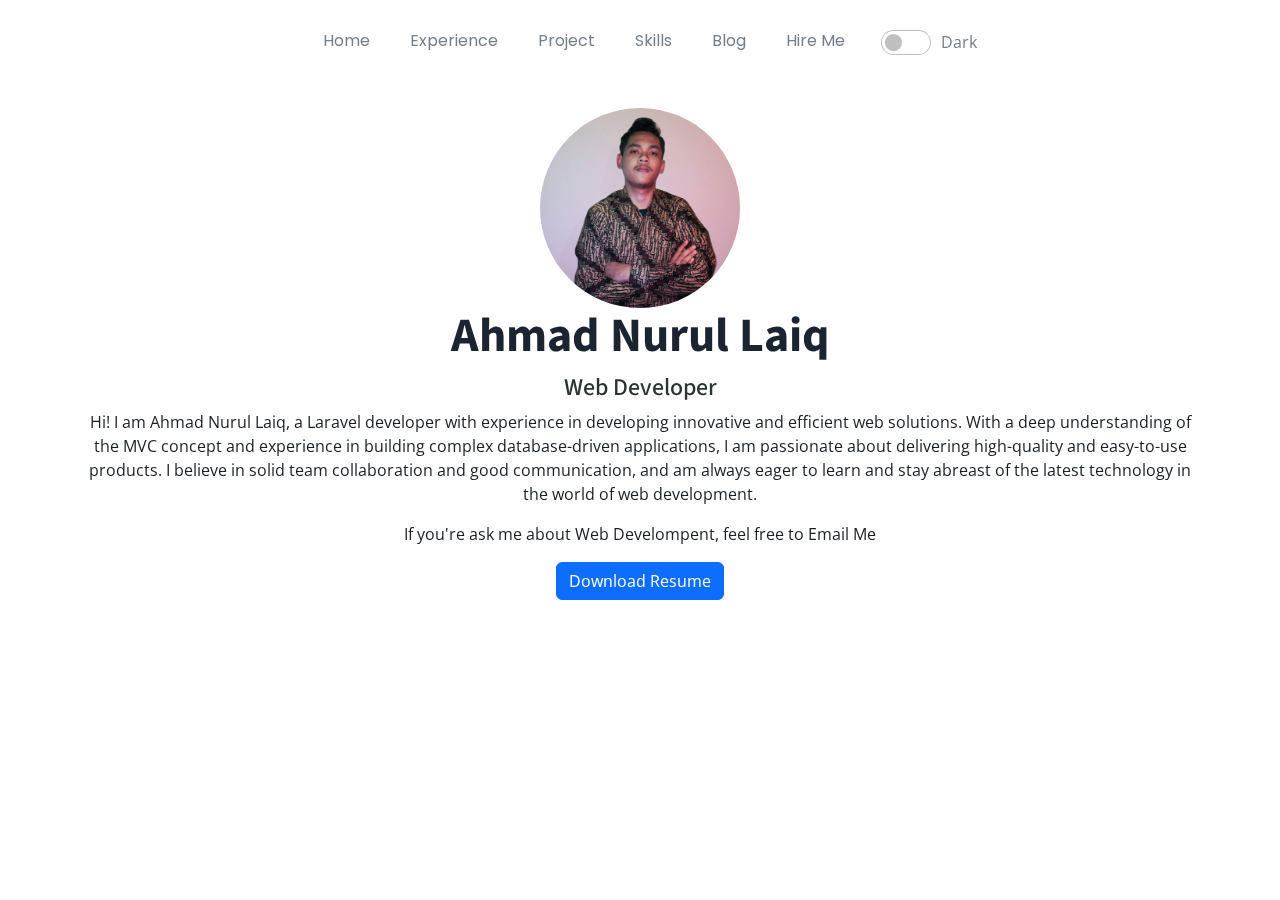
<file: index.html>
<!DOCTYPE html>
<html lang="en">

<head>
  <meta charset="utf-8" />
  <meta content="width=device-width, initial-scale=1.0" name="viewport" />

  <title>Ahmad Nurul Laiq</title>
  <meta content="" name="description" />
  <meta content="" name="keywords" />

  <!-- Favicons -->
  <!-- <link href="assets/img/favicon.png" rel="icon">
  <link href="assets/img/apple-touch-icon.png" rel="apple-touch-icon"> -->

  <!-- Google Fonts -->
  <link rel="preconnect" href="https://fonts.googleapis.com" />
  <link rel="preconnect" href="https://fonts.gstatic.com" crossorigin />
  <link
    href="https://fonts.googleapis.com/css2?family=Open+Sans:ital,wght@0,300;0,400;0,500;0,600;0,700;1,300;1,400;1,500;1,600;1,700&family=Poppins:ital,wght@0,300;0,400;0,500;0,600;0,700;1,300;1,400;1,500;1,600;1,700&family=Source+Sans+Pro:ital,wght@0,300;0,400;0,600;0,700;1,300;1,400;1,600;1,700&display=swap"
    rel="stylesheet" />

  <!-- Vendor CSS Files -->
  <link href="assets/vendor/bootstrap/css/bootstrap.min.css" rel="stylesheet" />
  <link href="assets/vendor/bootstrap-icons/bootstrap-icons.css" rel="stylesheet" />
  <link href="assets/vendor/aos/aos.css" rel="stylesheet" />
  <link href="assets/vendor/glightbox/css/glightbox.min.css" rel="stylesheet" />
  <link href="assets/vendor/swiper/swiper-bundle.min.css" rel="stylesheet" />

  <!-- Variables CSS Files. Uncomment your preferred color scheme -->
  <link href="assets/css/variables.css" rel="stylesheet" />
  <link href="assets/css/main.css" rel="stylesheet" />
</head>

<body>
  <!-- ======= Header ======= -->
  <header id="header" class="header fixed-top" data-scrollto-offset="0">
    <div class="container-fluid d-flex align-items-center justify-content-center">
      <nav id="navbar" class="navbar">
        <ul>
          <li><a class="nav-link scrollto" href="/">Home</a></li>
          <li>
            <a class="nav-link scrollto" href="/experience.html">Experience</a>
          </li>
          <li>
            <a class="nav-link scrollto" href="/projects.html">Project</a>
          </li>
          <li><a class="nav-link scrollto" href="/skills.html">Skills</a></li>
          <li><a class="nav-link scrollto" href="#">Blog</a></li>
          <li>
            <a class="nav-link scrollto" href="/contact.html">Hire Me</a>
          </li>
          <li>
            <div class="form-check form-switch nav-link scrollto">
              <input type="checkbox" class="form-check-input" id="checkbox" onclick="setDarkMode()" />
              <label class="custom-control-label mt-1" for="checkbox">Dark</label>
            </div>
          </li>
        </ul>
        <i class="bi bi-list mobile-nav-toggle d-none"></i>
      </nav>
      <!-- .navbar -->
    </div>
  </header>
  <!-- End Header -->

  <section id="hero-animated" class="d-flex align-items-center mt-5">
    <div class="container d-flex flex-column justify-content-center align-items-center text-center position-relative"
      data-aos="zoom-out">
      <img src="assets/img/laiq.jpg" class="animated" style="
            border-radius: 50%;
            animation: up-down 2s ease-in-out infinite alternate-reverse both;
          " height="200px" />
      <h1>Ahmad Nurul Laiq</h1>
      <h4>Web Developer</h4>
      <p>
        Hi! I am Ahmad Nurul Laiq, a Laravel developer with experience in
        developing innovative and efficient web solutions. With a deep
        understanding of the MVC concept and experience in building complex
        database-driven applications, I am passionate about delivering
        high-quality and easy-to-use products. I believe in solid team
        collaboration and good communication, and am always eager to learn and
        stay abreast of the latest technology in the world of web development.
      </p>
      <p>If you're ask me about Web Develompent, feel free to Email Me</p>
      <div class="d-flex">
        <a href="https://drive.google.com/file/d/1vxSs9rOfsVm9oRM3YtR9oOOiucc2W-od/view?usp=sharing"
          class="btn btn-primary">Download Resume</a>
      </div>
    </div>
  </section>

  <div id="preloader"></div>

  <!-- Vendor JS Files -->
  <script src="assets/vendor/bootstrap/js/bootstrap.bundle.min.js"></script>
  <script src="assets/vendor/aos/aos.js"></script>
  <script src="assets/vendor/glightbox/js/glightbox.min.js"></script>
  <script src="assets/vendor/isotope-layout/isotope.pkgd.min.js"></script>
  <script src="assets/vendor/swiper/swiper-bundle.min.js"></script>
  <script src="assets/vendor/php-email-form/validate.js"></script>

  <!-- Template Main JS File -->
  <script src="assets/js/main.js"></script>

  <script>
    //save to localstorage
    if (localStorage.getItem("theme") == "dark") {
      setDarkMode();

      if (document.getElementById("checkbox").checked) {
        localStorage.setItem("checkbox", true);
      }
    }

    function setDarkMode() {
      let isDark = document.body.classList.toggle("darkmode");

      if (isDark) {
        setDarkMode.checked = true;
        localStorage.setItem("theme", "dark");
        document
          .getElementById("checkbox")
          .setAttribute("checked", "checked");
      } else {
        setDarkMode.checked = true;
        localStorage.removeItem("theme", "dark");
      }
    }
  </script>
</body>

</html>
</file>
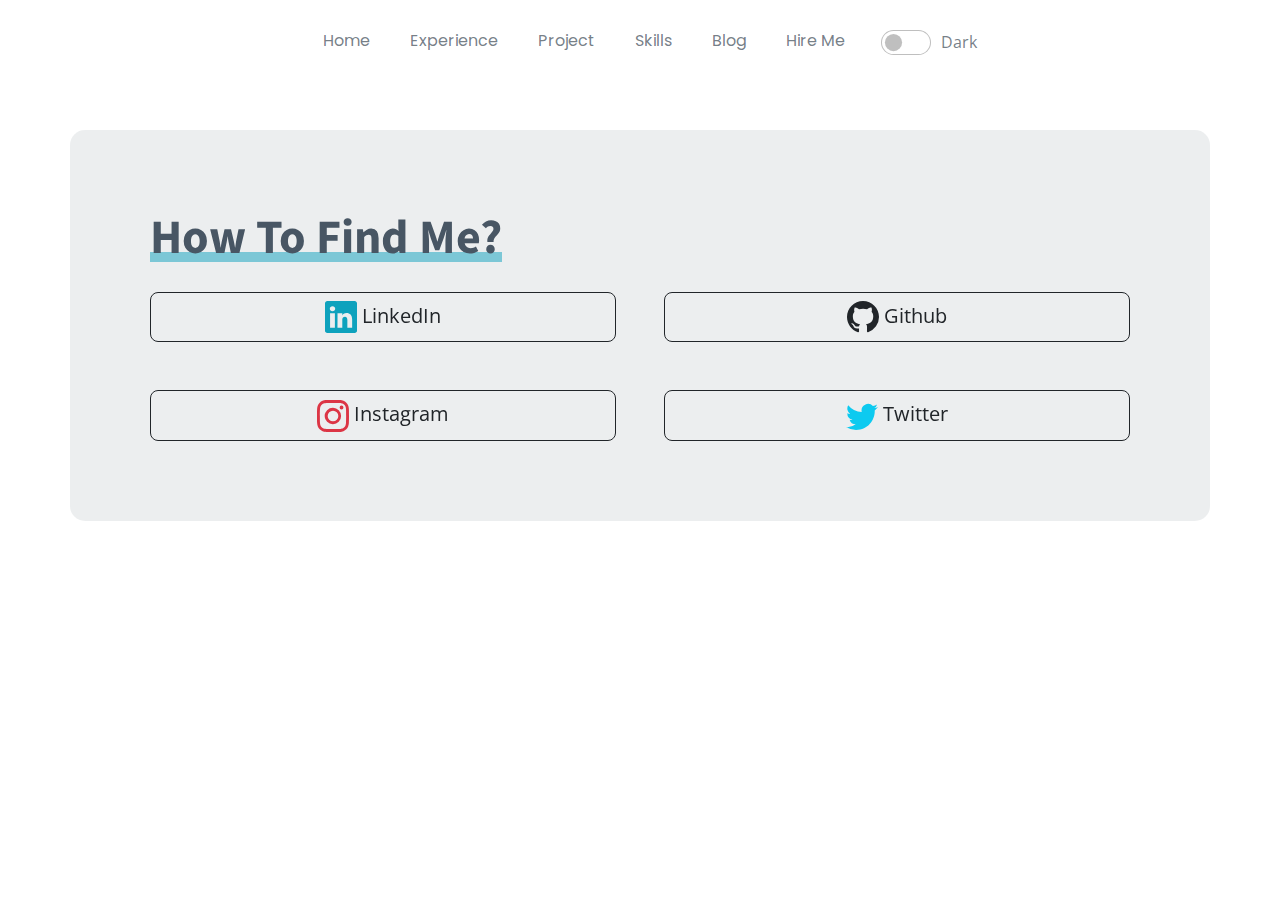
<file: contact.html>
<!DOCTYPE html>
<html lang="en">

<head>
  <meta charset="utf-8">
  <meta content="width=device-width, initial-scale=1.0" name="viewport">

  <title>Ahmad Nurul Laiq</title>
  <meta content="" name="description">
  <meta content="" name="keywords">

  <!-- Favicons -->
  <!-- <link href="assets/img/favicon.png" rel="icon">
  <link href="assets/img/apple-touch-icon.png" rel="apple-touch-icon"> -->

  <!-- Google Fonts -->
  <link rel="preconnect" href="https://fonts.googleapis.com">
  <link rel="preconnect" href="https://fonts.gstatic.com" crossorigin>
  <link
    href="https://fonts.googleapis.com/css2?family=Open+Sans:ital,wght@0,300;0,400;0,500;0,600;0,700;1,300;1,400;1,500;1,600;1,700&family=Poppins:ital,wght@0,300;0,400;0,500;0,600;0,700;1,300;1,400;1,500;1,600;1,700&family=Source+Sans+Pro:ital,wght@0,300;0,400;0,600;0,700;1,300;1,400;1,600;1,700&display=swap"
    rel="stylesheet">

  <!-- Vendor CSS Files -->
  <link href="assets/vendor/bootstrap/css/bootstrap.min.css" rel="stylesheet">
  <link href="assets/vendor/bootstrap-icons/bootstrap-icons.css" rel="stylesheet">
  <link href="assets/vendor/aos/aos.css" rel="stylesheet">
  <link href="assets/vendor/glightbox/css/glightbox.min.css" rel="stylesheet">
  <link href="assets/vendor/swiper/swiper-bundle.min.css" rel="stylesheet">

  <!-- Variables CSS Files. Uncomment your preferred color scheme -->
  <link href="assets/css/variables.css" rel="stylesheet">

  <!-- Template Main CSS File -->
  <link href="assets/css/main.css" rel="stylesheet">
</head>

<body>

  <!-- ======= Header ======= -->
  <header id="header" class="header mb-5" data-scrollto-offset="0">
    <div class="container-fluid d-flex align-items-center justify-content-center">

      <nav id="navbar" class="navbar">
        <ul>
          <li><a class="nav-link scrollto" href="/">Home</a></li>
          <li><a class="nav-link scrollto" href="/experience.html">Experience</a></li>
          <li><a class="nav-link scrollto" href="/projects.html">Project</a></li>
          <li><a class="nav-link scrollto" href="/skills.html">Skills</a></li>
          <li><a class="nav-link scrollto" href="#">Blog</a></li>
          <li><a class="nav-link scrollto" href="/contact.html">Hire Me</a></li>
          <li>
            <div class="form-check form-switch nav-link scrollto">
              <input type="checkbox" class="form-check-input" id="checkbox" onclick="setDarkMode()">
              <label class="custom-control-label mt-1" for="checkbox">Dark</label>
            </div>
          </li>
        </ul>
        <i class="bi bi-list mobile-nav-toggle d-none"></i>
      </nav><!-- .navbar -->

    </div>
  </header><!-- End Header -->

  <section id="cta" class="cta d-flex align-items-center">
    <div class="container aos-init aos-animate" data-aos="zoom-out">
      <div class="col-lg-6 col-md-6 content d-flex flex-column justify-content-center">
        <h3 class="mb-4"><em>How To Find Me?</em></h3>
      </div>

      <div class="row g-5">
        <div class="col-lg-6 col-md-6 content d-flex flex-column justify-content-center">
          <a href="https://linkedin.com/in/ahmad-nurul-laiq/" target="_blank" class="btn btn-outline-dark btn-lg">
            <svg xmlns="http://www.w3.org/2000/svg" width="32" height="32" fill="currentColor"
              class="bi bi-linkedin text-primary" viewBox="0 0 16 16">
              <path
                d="M0 1.146C0 .513.526 0 1.175 0h13.65C15.474 0 16 .513 16 1.146v13.708c0 .633-.526 1.146-1.175 1.146H1.175C.526 16 0 15.487 0 14.854V1.146zm4.943 12.248V6.169H2.542v7.225h2.401zm-1.2-8.212c.837 0 1.358-.554 1.358-1.248-.015-.709-.52-1.248-1.342-1.248-.822 0-1.359.54-1.359 1.248 0 .694.521 1.248 1.327 1.248h.016zm4.908 8.212V9.359c0-.216.016-.432.08-.586.173-.431.568-.878 1.232-.878.869 0 1.216.662 1.216 1.634v3.865h2.401V9.25c0-2.22-1.184-3.252-2.764-3.252-1.274 0-1.845.7-2.165 1.193v.025h-.016a5.54 5.54 0 0 1 .016-.025V6.169h-2.4c.03.678 0 7.225 0 7.225h2.4z" />
            </svg>
            LinkedIn
          </a>
        </div>
        <div class="col-lg-6 col-md-6 content d-flex flex-column justify-content-center">
          <a href="https://github.com/ahmadlaiq" target="_blank" class="btn btn-outline-dark btn-lg">
            <svg xmlns="http://www.w3.org/2000/svg" width="32" height="32" fill="currentColor"
              class="bi bi-github text-dark" viewBox="0 0 16 16">
              <path
                d="M8 0C3.58 0 0 3.58 0 8c0 3.54 2.29 6.53 5.47 7.59.4.07.55-.17.55-.38 0-.19-.01-.82-.01-1.49-2.01.37-2.53-.49-2.69-.94-.09-.23-.48-.94-.82-1.13-.28-.15-.68-.52-.01-.53.63-.01 1.08.58 1.23.82.72 1.21 1.87.87 2.33.66.07-.52.28-.87.51-1.07-1.78-.2-3.64-.89-3.64-3.95 0-.87.31-1.59.82-2.15-.08-.2-.36-1.02.08-2.12 0 0 .67-.21 2.2.82.64-.18 1.32-.27 2-.27.68 0 1.36.09 2 .27 1.53-1.04 2.2-.82 2.2-.82.44 1.1.16 1.92.08 2.12.51.56.82 1.27.82 2.15 0 3.07-1.87 3.75-3.65 3.95.29.25.54.73.54 1.48 0 1.07-.01 1.93-.01 2.2 0 .21.15.46.55.38A8.012 8.012 0 0 0 16 8c0-4.42-3.58-8-8-8z" />
            </svg>
            Github
          </a>
        </div>
        <div class="col-lg-6 col-md-6 content d-flex flex-column justify-content-center">
          <a href="https://www.instagram.com/ahmadlaiq__" target="_blank" class="btn btn-outline-dark btn-lg">
            <svg xmlns="http://www.w3.org/2000/svg" width="32" height="32" fill="currentColor"
              class="bi bi-instagram text-danger" viewBox="0 0 16 16">
              <path
                d="M8 0C5.829 0 5.556.01 4.703.048 3.85.088 3.269.222 2.76.42a3.917 3.917 0 0 0-1.417.923A3.927 3.927 0 0 0 .42 2.76C.222 3.268.087 3.85.048 4.7.01 5.555 0 5.827 0 8.001c0 2.172.01 2.444.048 3.297.04.852.174 1.433.372 1.942.205.526.478.972.923 1.417.444.445.89.719 1.416.923.51.198 1.09.333 1.942.372C5.555 15.99 5.827 16 8 16s2.444-.01 3.298-.048c.851-.04 1.434-.174 1.943-.372a3.916 3.916 0 0 0 1.416-.923c.445-.445.718-.891.923-1.417.197-.509.332-1.09.372-1.942C15.99 10.445 16 10.173 16 8s-.01-2.445-.048-3.299c-.04-.851-.175-1.433-.372-1.941a3.926 3.926 0 0 0-.923-1.417A3.911 3.911 0 0 0 13.24.42c-.51-.198-1.092-.333-1.943-.372C10.443.01 10.172 0 7.998 0h.003zm-.717 1.442h.718c2.136 0 2.389.007 3.232.046.78.035 1.204.166 1.486.275.373.145.64.319.92.599.28.28.453.546.598.92.11.281.24.705.275 1.485.039.843.047 1.096.047 3.231s-.008 2.389-.047 3.232c-.035.78-.166 1.203-.275 1.485a2.47 2.47 0 0 1-.599.919c-.28.28-.546.453-.92.598-.28.11-.704.24-1.485.276-.843.038-1.096.047-3.232.047s-2.39-.009-3.233-.047c-.78-.036-1.203-.166-1.485-.276a2.478 2.478 0 0 1-.92-.598 2.48 2.48 0 0 1-.6-.92c-.109-.281-.24-.705-.275-1.485-.038-.843-.046-1.096-.046-3.233 0-2.136.008-2.388.046-3.231.036-.78.166-1.204.276-1.486.145-.373.319-.64.599-.92.28-.28.546-.453.92-.598.282-.11.705-.24 1.485-.276.738-.034 1.024-.044 2.515-.045v.002zm4.988 1.328a.96.96 0 1 0 0 1.92.96.96 0 0 0 0-1.92zm-4.27 1.122a4.109 4.109 0 1 0 0 8.217 4.109 4.109 0 0 0 0-8.217zm0 1.441a2.667 2.667 0 1 1 0 5.334 2.667 2.667 0 0 1 0-5.334z" />
            </svg>
            Instagram
          </a>
        </div>
        <div class="col-lg-6 col-md-6 content d-flex flex-column justify-content-center">
          <a href="https://www.twitter.com/laiqahmad97" target="_blank" class="btn btn-outline-dark btn-lg">
            <svg xmlns="http://www.w3.org/2000/svg" width="32" height="32" fill="currentColor"
              class="bi bi-twitter text-info" viewBox="0 0 16 16">
              <path
                d="M5.026 15c6.038 0 9.341-5.003 9.341-9.334 0-.14 0-.282-.006-.422A6.685 6.685 0 0 0 16 3.542a6.658 6.658 0 0 1-1.889.518 3.301 3.301 0 0 0 1.447-1.817 6.533 6.533 0 0 1-2.087.793A3.286 3.286 0 0 0 7.875 6.03a9.325 9.325 0 0 1-6.767-3.429 3.289 3.289 0 0 0 1.018 4.382A3.323 3.323 0 0 1 .64 6.575v.045a3.288 3.288 0 0 0 2.632 3.218 3.203 3.203 0 0 1-.865.115 3.23 3.23 0 0 1-.614-.057 3.283 3.283 0 0 0 3.067 2.277A6.588 6.588 0 0 1 .78 13.58a6.32 6.32 0 0 1-.78-.045A9.344 9.344 0 0 0 5.026 15z" />
            </svg>
            Twitter
          </a>
        </div>
      </div>

    </div>
  </section>

  <div id="preloader"></div>

  <!-- Vendor JS Files -->
  <script src="assets/vendor/bootstrap/js/bootstrap.bundle.min.js"></script>
  <script src="assets/vendor/aos/aos.js"></script>
  <script src="assets/vendor/glightbox/js/glightbox.min.js"></script>
  <script src="assets/vendor/isotope-layout/isotope.pkgd.min.js"></script>
  <script src="assets/vendor/swiper/swiper-bundle.min.js"></script>
  <script src="assets/vendor/php-email-form/validate.js"></script>

  <!-- Template Main JS File -->
  <script src="assets/js/main.js"></script>
  <script>
    //save to localstorage
    if (localStorage.getItem('theme') == 'dark') {
      setDarkMode();

      if (document.getElementById('checkbox').checked) {
        localStorage.setItem('checkbox', true)
      }
    }

    function setDarkMode() {
      let isDark = document.body.classList.toggle('darkmode');

      if (isDark) {
        setDarkMode.checked = true;
        localStorage.setItem('theme', 'dark');
        document.getElementById('checkbox').setAttribute('checked', 'checked');
      } else {
        setDarkMode.checked = true;
        localStorage.removeItem('theme', 'dark');
      }
    }
  </script>
</body>

</html>
</file>
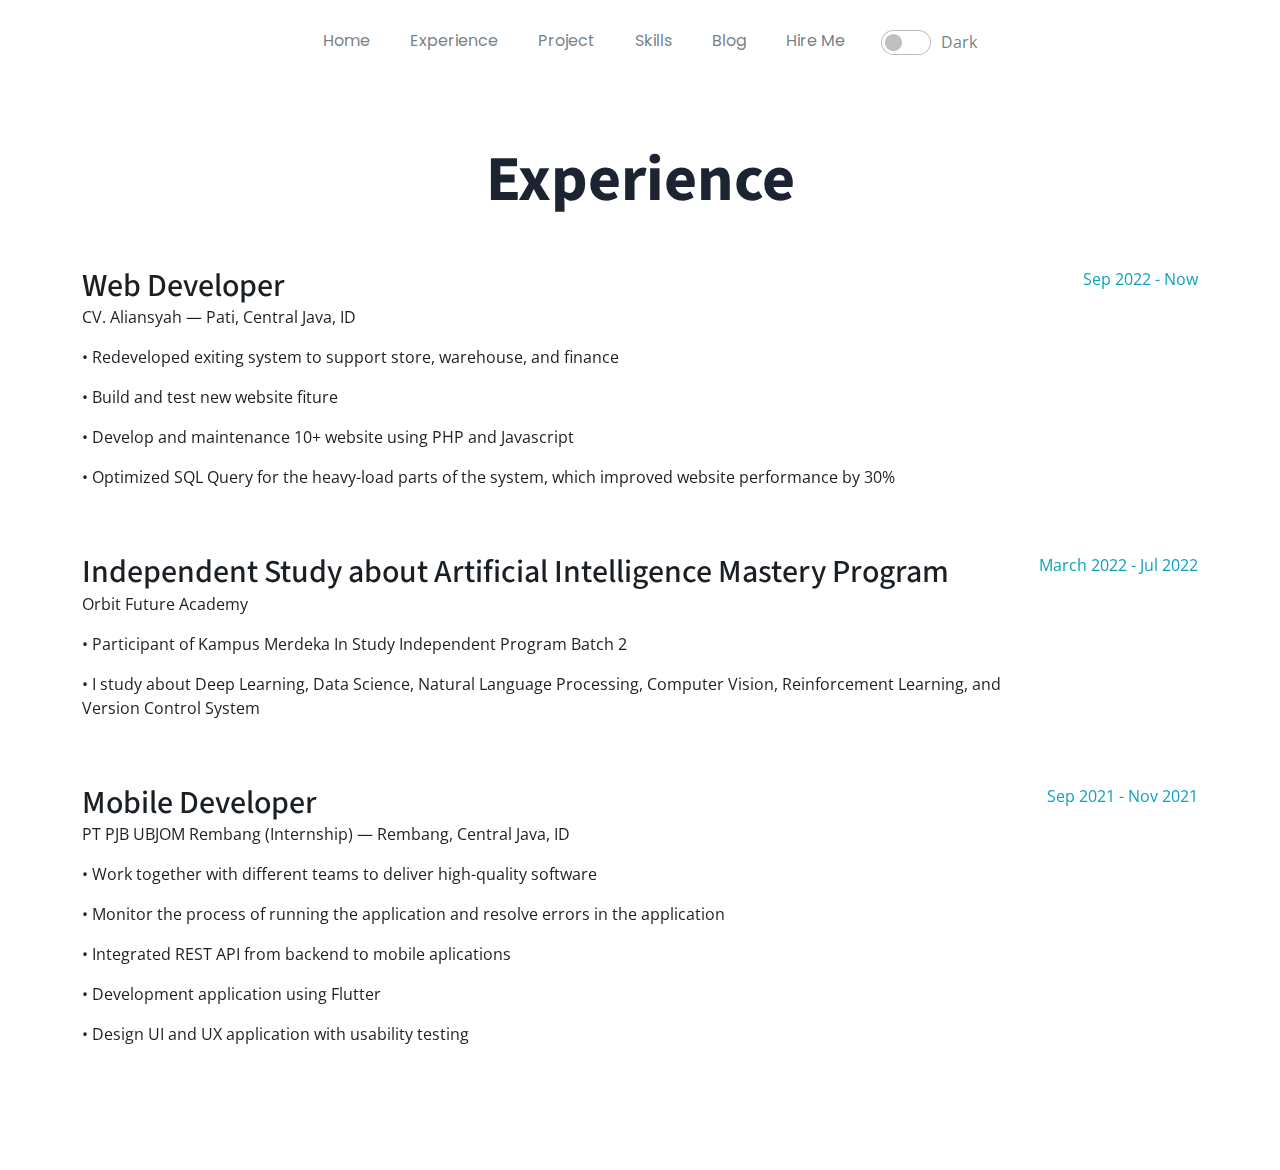
<file: experience.html>
<!DOCTYPE html>
<html lang="en">

<head>
  <meta charset="utf-8">
  <meta content="width=device-width, initial-scale=1.0" name="viewport">

  <title>Ahmad Nurul Laiq</title>
  <meta content="" name="description">
  <meta content="" name="keywords">

  <!-- Favicons -->
  <!-- <link href="assets/img/favicon.png" rel="icon">
  <link href="assets/img/apple-touch-icon.png" rel="apple-touch-icon"> -->

  <!-- Google Fonts -->
  <link rel="preconnect" href="https://fonts.googleapis.com">
  <link rel="preconnect" href="https://fonts.gstatic.com" crossorigin>
  <link
    href="https://fonts.googleapis.com/css2?family=Open+Sans:ital,wght@0,300;0,400;0,500;0,600;0,700;1,300;1,400;1,500;1,600;1,700&family=Poppins:ital,wght@0,300;0,400;0,500;0,600;0,700;1,300;1,400;1,500;1,600;1,700&family=Source+Sans+Pro:ital,wght@0,300;0,400;0,600;0,700;1,300;1,400;1,600;1,700&display=swap"
    rel="stylesheet">

  <!-- Vendor CSS Files -->
  <link href="assets/vendor/bootstrap/css/bootstrap.min.css" rel="stylesheet">
  <link href="assets/vendor/bootstrap-icons/bootstrap-icons.css" rel="stylesheet">
  <link href="assets/vendor/aos/aos.css" rel="stylesheet">
  <link href="assets/vendor/glightbox/css/glightbox.min.css" rel="stylesheet">
  <link href="assets/vendor/swiper/swiper-bundle.min.css" rel="stylesheet">

  <!-- Variables CSS Files. Uncomment your preferred color scheme -->
  <link href="assets/css/variables.css" rel="stylesheet">

  <!-- Template Main CSS File -->
  <link href="assets/css/main.css" rel="stylesheet">
</head>

<body>

  <!-- ======= Header ======= -->
  <header id="header" class="header" data-scrollto-offset="0">
    <div class="container-fluid d-flex align-items-center justify-content-center">

      <nav id="navbar" class="navbar">
        <ul>
          <li><a class="nav-link scrollto" href="/">Home</a></li>
          <li><a class="nav-link scrollto" href="/experience.html">Experience</a></li>
          <li><a class="nav-link scrollto" href="/projects.html">Project</a></li>
          <li><a class="nav-link scrollto" href="/skills.html">Skills</a></li>
          <li><a class="nav-link scrollto" href="#">Blog</a></li>
          <li><a class="nav-link scrollto" href="/contact.html">Hire Me</a></li>
          <li>
            <div class="form-check form-switch nav-link scrollto">
              <input type="checkbox" class="form-check-input" id="checkbox" onclick="setDarkMode()">
              <label class="custom-control-label mt-1" for="checkbox">Dark</label>
            </div>
          </li>
        </ul>
        <i class="bi bi-list mobile-nav-toggle d-none"></i>
      </nav><!-- .navbar -->

    </div>
  </header><!-- End Header -->

  <section id="recent-blog-posts" class="recent-blog-posts">

    <div class="container aos-init aos-animate" data-aos="fade-up">
      <h1 class="text-center mb-5" style="font-size: 64px;">Experience</h1>
      
      <div class="d-flex flex-column flex-md-row justify-content-between mb-5">
        <div class="flex-grow-1">
          <h2 class="mb-0">Web Developer</h2>
          <div class="subheading mb-3">CV. Aliansyah — Pati, Central Java, ID</div>
          <p>• Redeveloped exiting system to support store, warehouse, and finance</p>
          <p>• Build and test new website fiture</p>
          <p>• Develop and maintenance 10+ website using PHP and Javascript</p>
          <p>• Optimized SQL Query for the heavy-load parts of the system, which improved website
            performance by 30%</p>
          </p>
        </div>
        <div class="flex-shrink-0"><span class="text-primary">Sep 2022 - Now</span></div>
      </div>

      <div class="d-flex flex-column flex-md-row justify-content-between mb-5">
        <div class="flex-grow-1">
          <h2 class="mb-0">Independent Study about Artificial Intelligence Mastery Program</h2>
          <div class="subheading mb-3">Orbit Future Academy</div>
          <p>• Participant of Kampus Merdeka In Study Independent Program Batch 2</p>
          <p>• I study about Deep Learning, Data Science, Natural Language Processing, Computer
            Vision, Reinforcement Learning, and Version Control System</p>
        </div>
        <div class="flex-shrink-0"><span class="text-primary">March 2022 - Jul 2022</span></div>
      </div>

      <div class="d-flex flex-column flex-md-row justify-content-between mb-5">
        <div class="flex-grow-1">
          <h2 class="mb-0">Mobile Developer</h2>
          <div class="subheading mb-3">PT PJB UBJOM Rembang (Internship) — Rembang, Central Java, ID</div>
          <p>• Work together with different teams to deliver high-quality software</p>
          <p>• Monitor the process of running the application and resolve errors in the application</p>
          <p>• Integrated REST API from backend to mobile aplications</p>
          <p>• Development application using Flutter</p>
          <p>• Design UI and UX application with usability testing</p>
        </div>
        <div class="flex-shrink-0"><span class="text-primary">Sep 2021 - Nov 2021</span></div>
      </div>

    </div>

  </section>
  <div id="preloader"></div>

  <!-- Vendor JS Files -->
  <script src="assets/vendor/bootstrap/js/bootstrap.bundle.min.js"></script>
  <script src="assets/vendor/aos/aos.js"></script>
  <script src="assets/vendor/glightbox/js/glightbox.min.js"></script>
  <script src="assets/vendor/isotope-layout/isotope.pkgd.min.js"></script>
  <script src="assets/vendor/swiper/swiper-bundle.min.js"></script>
  <script src="assets/vendor/php-email-form/validate.js"></script>

  <!-- Template Main JS File -->
  <script src="assets/js/main.js"></script>
  <script>
    //save to localstorage
    if (localStorage.getItem('theme') == 'dark') {
      setDarkMode();

      if (document.getElementById('checkbox').checked) {
        localStorage.setItem('checkbox', true)
      }
    }

    function setDarkMode() {
      let isDark = document.body.classList.toggle('darkmode');

      if (isDark) {
        setDarkMode.checked = true;
        localStorage.setItem('theme', 'dark');
        document.getElementById('checkbox').setAttribute('checked', 'checked');
      } else {
        setDarkMode.checked = true;
        localStorage.removeItem('theme', 'dark');
      }
    }
  </script>
</body>

</html>
</file>
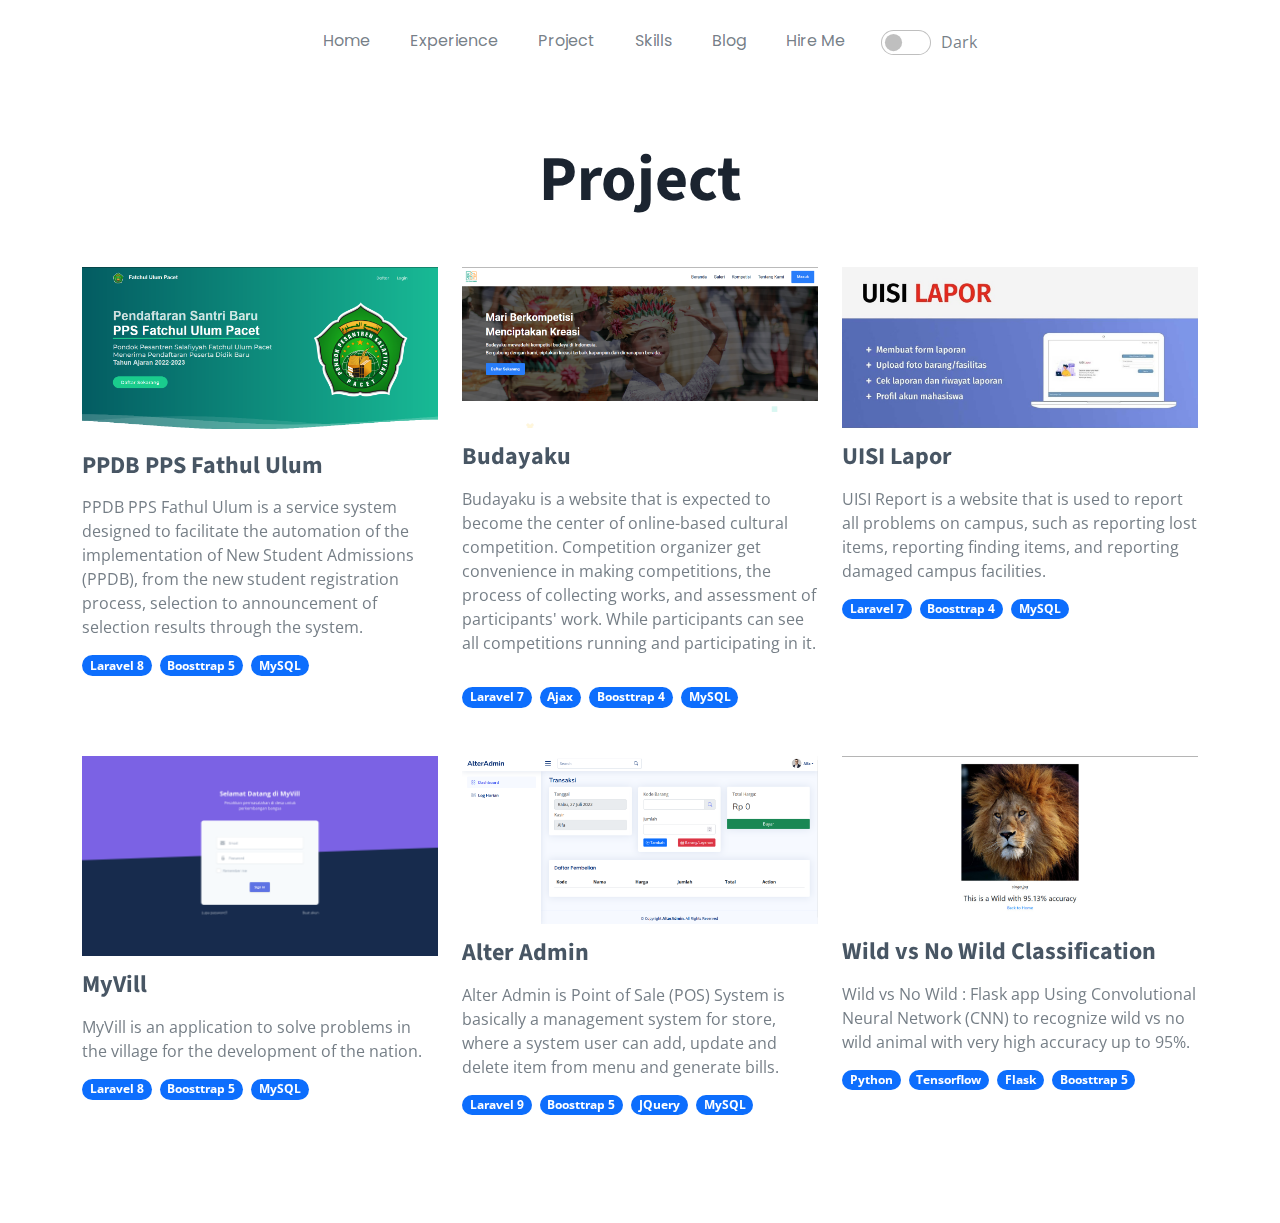
<file: projects.html>
<!DOCTYPE html>
<html lang="en">

<head>
    <meta charset="utf-8">
    <meta content="width=device-width, initial-scale=1.0" name="viewport">

    <title>Ahmad Nurul Laiq</title>
    <meta content="" name="description">
    <meta content="" name="keywords">

    <!-- Favicons -->
    <!-- <link href="assets/img/favicon.png" rel="icon">
  <link href="assets/img/apple-touch-icon.png" rel="apple-touch-icon"> -->

    <!-- Google Fonts -->
    <link rel="preconnect" href="https://fonts.googleapis.com">
    <link rel="preconnect" href="https://fonts.gstatic.com" crossorigin>
    <link
        href="https://fonts.googleapis.com/css2?family=Open+Sans:ital,wght@0,300;0,400;0,500;0,600;0,700;1,300;1,400;1,500;1,600;1,700&family=Poppins:ital,wght@0,300;0,400;0,500;0,600;0,700;1,300;1,400;1,500;1,600;1,700&family=Source+Sans+Pro:ital,wght@0,300;0,400;0,600;0,700;1,300;1,400;1,600;1,700&display=swap"
        rel="stylesheet">

    <!-- Vendor CSS Files -->
    <link href="assets/vendor/bootstrap/css/bootstrap.min.css" rel="stylesheet">
    <link href="assets/vendor/bootstrap-icons/bootstrap-icons.css" rel="stylesheet">
    <link href="assets/vendor/aos/aos.css" rel="stylesheet">
    <link href="assets/vendor/glightbox/css/glightbox.min.css" rel="stylesheet">
    <link href="assets/vendor/swiper/swiper-bundle.min.css" rel="stylesheet">

    <!-- Variables CSS Files. Uncomment your preferred color scheme -->
    <link href="assets/css/variables.css" rel="stylesheet">

    <!-- Template Main CSS File -->
    <link href="assets/css/main.css" rel="stylesheet">
</head>

<body>

    <!-- ======= Header ======= -->
    <header id="header" class="header" data-scrollto-offset="0">
        <div class="container-fluid d-flex align-items-center justify-content-center">

            <nav id="navbar" class="navbar">
                <ul>
                    <li><a class="nav-link scrollto" href="/">Home</a></li>
                    <li><a class="nav-link scrollto" href="/experience.html">Experience</a></li>
                    <li><a class="nav-link scrollto" href="/projects.html">Project</a></li>
                    <li><a class="nav-link scrollto" href="/skills.html">Skills</a></li>
                    <li><a class="nav-link scrollto" href="#">Blog</a></li>
                    <li><a class="nav-link scrollto" href="/contact.html">Hire Me</a></li>
                    <li>
                        <div class="form-check form-switch nav-link scrollto">
                            <input type="checkbox" class="form-check-input" id="checkbox" onclick="setDarkMode()">
                            <label class="custom-control-label mt-1" for="checkbox">Dark</label>
                        </div>
                    </li>
                </ul>
                <i class="bi bi-list mobile-nav-toggle d-none"></i>
            </nav><!-- .navbar -->

        </div>
    </header><!-- End Header -->

    <section id="recent-blog-posts" class="recent-blog-posts">

        <div class="container aos-init aos-animate" data-aos="fade-up">
            <h1 class="text-center mb-5" style="font-size: 64px;">Project</h1>
            <div class="row">

                <div class="col-lg-4 col-sm-12 mb-5 aos-init aos-animate" data-aos="fade-up" data-aos-delay="200">
                    <div class="post-box">
                        <img src="assets/img/PPDB-PPS-Fathul-Ulum.png" class="img-fluid" alt="">
                        <h3 class="post-title">PPDB PPS Fathul Ulum
                        </h3>
                        <p>PPDB PPS Fathul Ulum is a service system designed to facilitate the automation of the
                            implementation of New Student Admissions (PPDB), from the new student registration process,
                            selection to announcement of selection results through the system.</p>
                        <div class="mt-3 d-flex gap-2 justify-content-start flex-wrap">
                            <span class="badge rounded-pill text-bg-primary">Laravel 8</span>
                            <span class="badge rounded-pill text-bg-primary">Boosttrap 5</span>
                            <span class="badge rounded-pill text-bg-primary">MySQL</span>
                        </div>
                    </div>
                </div>

                <div class="col-lg-4 col-sm-12 mb-5 aos-init aos-animate" data-aos="fade-up" data-aos-delay="200">
                    <div class="post-box">
                        <img src="assets/img/budayaku.png" class="img-fluid" alt="">
                        <!-- <div class="meta">
                            <span class="post-date">Tue, December 12</span>
                            <span class="post-author"> / Julia Parker</span>
                        </div> -->
                        <h3 class="post-title">Budayaku
                        </h3>
                        <p>Budayaku is a website that is expected to
                            become the center of online-based cultural competition. Competition organizer
                            get convenience in making competitions, the process of collecting works,
                            and assessment of participants' work. While participants can see all competitions
                            running and participating in it.</p>
                        <div class="mt-3 d-flex gap-2 justify-content-start flex-wrap">
                            <div class="mt-3 d-flex gap-2 justify-content-start flex-wrap">
                                <span class="badge rounded-pill text-bg-primary">Laravel 7</span>
                                <span class="badge rounded-pill text-bg-primary">Ajax</span>
                                <span class="badge rounded-pill text-bg-primary">Boosttrap 4</span>
                                <span class="badge rounded-pill text-bg-primary">MySQL</span>
                            </div>
                        </div>
                    </div>
                </div>

                <div class="col-lg-4 col-sm-12 mb-5 aos-init aos-animate" data-aos="fade-up" data-aos-delay="200">
                    <div class="post-box">
                        <img src="assets/img/uisi-lapor.jpeg" class="img-fluid" alt="">
                        <!-- <div class="meta">
                            <span class="post-date">Tue, December 12</span>
                            <span class="post-author"> / Julia Parker</span>
                        </div> -->
                        <h3 class="post-title">UISI Lapor
                        </h3>
                        <p>UISI Report is a website that is used to report all problems on campus, such as reporting
                            lost items, reporting finding items, and reporting damaged campus facilities.</p>
                        <div class="mt-3 d-flex gap-2 justify-content-start flex-wrap">
                            <span class="badge rounded-pill text-bg-primary">Laravel 7</span>
                            <span class="badge rounded-pill text-bg-primary">Boosttrap 4</span>
                            <span class="badge rounded-pill text-bg-primary">MySQL</span>
                        </div>
                    </div>
                </div>

                <div class="col-lg-4 col-sm-12 mb-5 aos-init aos-animate" data-aos="fade-up" data-aos-delay="200">
                    <div class="post-box">
                        <img src="assets/img/myvil.png" class="img-fluid" alt="">
                        <h3 class="post-title">MyVill
                        </h3>
                        <p>MyVill is an application to solve problems in the village for the development of the nation.</p>
                        <div class="mt-3 d-flex gap-2 justify-content-start flex-wrap">
                            <span class="badge rounded-pill text-bg-primary">Laravel 8</span>
                            <span class="badge rounded-pill text-bg-primary">Boosttrap 5</span>
                            <span class="badge rounded-pill text-bg-primary">MySQL</span>
                        </div>
                    </div>
                </div>

                <div class="col-lg-4 col-sm-12 mb-5 aos-init aos-animate" data-aos="fade-up" data-aos-delay="200">
                    <div class="post-box">
                        <img src="assets/img/alter-admin.png" class="img-fluid" alt="">
                        <h3 class="post-title">Alter Admin
                        </h3>
                        <p>Alter Admin is Point of Sale (POS) System is basically a management system for store, where a system user can add, update and delete item from menu and generate bills.</p>
                        <div class="mt-3 d-flex gap-2 justify-content-start flex-wrap">
                            <span class="badge rounded-pill text-bg-primary">Laravel 9</span>
                            <span class="badge rounded-pill text-bg-primary">Boosttrap 5</span>
                            <span class="badge rounded-pill text-bg-primary">JQuery</span>
                            <span class="badge rounded-pill text-bg-primary">MySQL</span>
                        </div>
                    </div>
                </div>

                <div class="col-lg-4 col-sm-12 mb-5 aos-init aos-animate" data-aos="fade-up" data-aos-delay="200">
                    <div class="post-box">
                        <img src="assets/img/wild_vs_nowild.jpg" class="img-fluid" alt="">
                        <h3 class="post-title">Wild vs No Wild Classification
                        </h3>
                        <p>Wild vs No Wild : Flask app Using Convolutional Neural Network (CNN) to recognize wild vs no wild animal with very high accuracy up to 95%.</p>
                        <div class="mt-3 d-flex gap-2 justify-content-start flex-wrap">
                            <span class="badge rounded-pill text-bg-primary">Python</span>
                            <span class="badge rounded-pill text-bg-primary">Tensorflow</span>
                            <span class="badge rounded-pill text-bg-primary">Flask</span>
                            <span class="badge rounded-pill text-bg-primary">Boosttrap 5</span>
                        </div>
                    </div>
                </div>

            </div>

        </div>

    </section>
    <div id="preloader"></div>

    <!-- Vendor JS Files -->
    <script src="assets/vendor/bootstrap/js/bootstrap.bundle.min.js"></script>
    <script src="assets/vendor/aos/aos.js"></script>
    <script src="assets/vendor/glightbox/js/glightbox.min.js"></script>
    <script src="assets/vendor/isotope-layout/isotope.pkgd.min.js"></script>
    <script src="assets/vendor/swiper/swiper-bundle.min.js"></script>
    <script src="assets/vendor/php-email-form/validate.js"></script>

    <!-- Template Main JS File -->
    <script src="assets/js/main.js"></script>
    <script>
        //save to localstorage
        if (localStorage.getItem('theme') == 'dark') {
            setDarkMode();

            if (document.getElementById('checkbox').checked) {
                localStorage.setItem('checkbox', true)
            }
        }

        function setDarkMode() {
            let isDark = document.body.classList.toggle('darkmode');

            if (isDark) {
                setDarkMode.checked = true;
                localStorage.setItem('theme', 'dark');
                document.getElementById('checkbox').setAttribute('checked', 'checked');
            } else {
                setDarkMode.checked = true;
                localStorage.removeItem('theme', 'dark');
            }
        }
    </script>
</body>

</html>
</file>
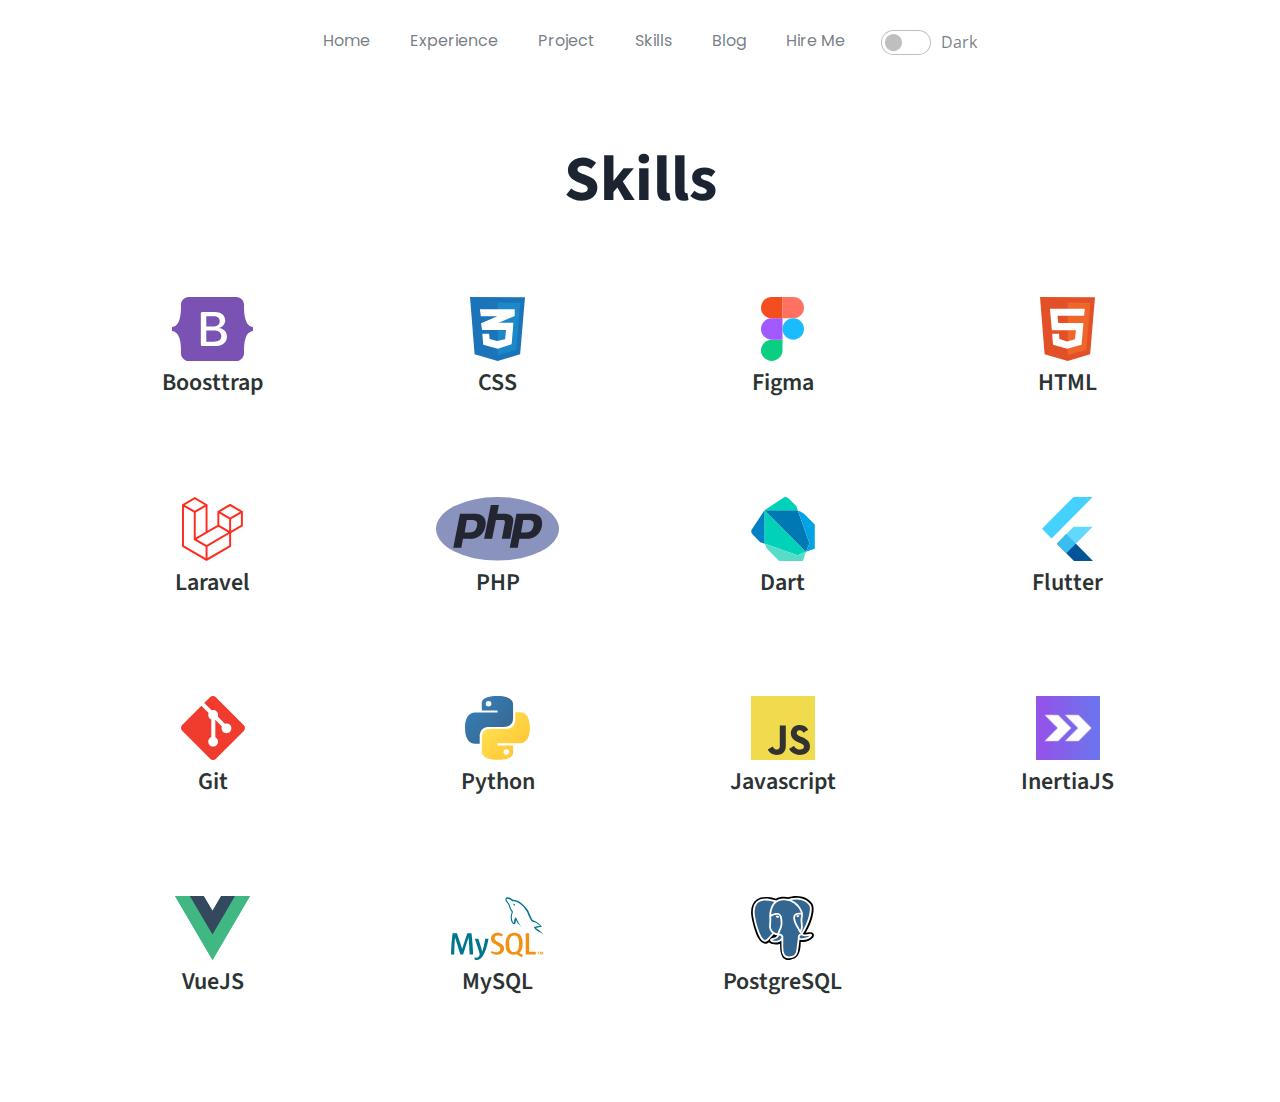
<file: skills.html>
<!DOCTYPE html>
<html lang="en">

<head>
    <meta charset="utf-8">
    <meta content="width=device-width, initial-scale=1.0" name="viewport">

    <title>Ahmad Nurul Laiq</title>
    <meta content="" name="description">
    <meta content="" name="keywords">

    <!-- Favicons -->
    <!-- <link href="assets/img/favicon.png" rel="icon">
  <link href="assets/img/apple-touch-icon.png" rel="apple-touch-icon"> -->

    <!-- Google Fonts -->
    <link rel="preconnect" href="https://fonts.googleapis.com">
    <link rel="preconnect" href="https://fonts.gstatic.com" crossorigin>
    <link
        href="https://fonts.googleapis.com/css2?family=Open+Sans:ital,wght@0,300;0,400;0,500;0,600;0,700;1,300;1,400;1,500;1,600;1,700&family=Poppins:ital,wght@0,300;0,400;0,500;0,600;0,700;1,300;1,400;1,500;1,600;1,700&family=Source+Sans+Pro:ital,wght@0,300;0,400;0,600;0,700;1,300;1,400;1,600;1,700&display=swap"
        rel="stylesheet">

    <!-- Vendor CSS Files -->
    <link href="assets/vendor/bootstrap/css/bootstrap.min.css" rel="stylesheet">
    <link href="assets/vendor/bootstrap-icons/bootstrap-icons.css" rel="stylesheet">
    <link href="assets/vendor/aos/aos.css" rel="stylesheet">
    <link href="assets/vendor/glightbox/css/glightbox.min.css" rel="stylesheet">
    <link href="assets/vendor/swiper/swiper-bundle.min.css" rel="stylesheet">

    <!-- Variables CSS Files. Uncomment your preferred color scheme -->
    <link href="assets/css/variables.css" rel="stylesheet">

    <!-- Template Main CSS File -->
    <link href="assets/css/main.css" rel="stylesheet">
</head>

<body>

    <!-- ======= Header ======= -->
    <header id="header" class="header" data-scrollto-offset="0">
        <div class="container-fluid d-flex align-items-center justify-content-center">

            <nav id="navbar" class="navbar">
                <ul>
                    <li><a class="nav-link scrollto" href="/">Home</a></li>
                    <li><a class="nav-link scrollto" href="/experience.html">Experience</a></li>
                    <li><a class="nav-link scrollto" href="/projects.html">Project</a></li>
                    <li><a class="nav-link scrollto" href="/skills.html">Skills</a></li>
                    <li><a class="nav-link scrollto" href="#">Blog</a></li>
                    <li><a class="nav-link scrollto" href="/contact.html">Hire Me</a></li>
                    <li>
                        <div class="form-check form-switch nav-link scrollto">
                            <input type="checkbox" class="form-check-input" id="checkbox" onclick="setDarkMode()">
                            <label class="custom-control-label mt-1" for="checkbox">Dark</label>
                        </div>
                    </li>
                </ul>
                <i class="bi bi-list mobile-nav-toggle d-none"></i>
            </nav><!-- .navbar -->

        </div>
    </header><!-- End Header -->

    <section id="featured-services" class="featured-services">
        <div class="container">
            <h1 class="text-center mb-5" style="font-size: 64px;">Skills</h1>
            <div class="row gy-4">

                <div class="col-lg-3 col-md-12 aos-init aos-animate text-center" data-aos="zoom-out">
                    <div class="service-item position-relative">
                        <img src="assets/img/logo_boosttrap.svg" alt="Boosttrap" style="max-width: 100%;
                height: 64px; object-fit: cover;">
                        <h4 class="mt-2">Boosttrap</h4>
                        <!-- <p><strong>2 years</strong> of experience.</p> -->
                    </div>
                </div><!-- End Skills Item -->

                <div class="col-lg-3 col-md-12 aos-init aos-animate text-center" data-aos="zoom-out">
                    <div class="service-item position-relative">
                        <img src="assets/img/logo_css.svg" alt="Boosttrap" style="max-width: 100%;
                height: 64px; object-fit: cover;">
                        <h4 class="mt-2">CSS</h4>
                        <!-- <p><strong>2 years</strong> of experience.</p> -->
                    </div>
                </div><!-- End Skills Item -->

                <div class="col-lg-3 col-md-12 aos-init aos-animate text-center" data-aos="zoom-out">
                    <div class="service-item position-relative">
                        <img src="assets/img/logo_figma.svg" alt="Boosttrap" style="max-width: 100%;
                height: 64px; object-fit: cover;">
                        <h4 class="mt-2">Figma</h4>
                        <!-- <p><strong>2 years</strong> of experience.</p> -->
                    </div>
                </div><!-- End Skills Item -->

                <div class="col-lg-3 col-md-12 aos-init aos-animate text-center" data-aos="zoom-out">
                    <div class="service-item position-relative">
                        <img src="assets/img/logo_html.svg" alt="Boosttrap" style="max-width: 100%;
                height: 64px; object-fit: cover;">
                        <h4 class="mt-2">HTML</h4>
                        <!-- <p><strong>2 years</strong> of experience.</p> -->
                    </div>
                </div><!-- End Skills Item -->

                <div class="col-lg-3 col-md-12 aos-init aos-animate text-center" data-aos="zoom-out">
                    <div class="service-item position-relative">
                        <img src="assets/img/logo_laravel.svg" alt="Boosttrap" style="max-width: 100%;
                  height: 64px; object-fit: cover;">
                        <h4 class="mt-2">Laravel</h4>
                        <!-- <p><strong>1 years</strong> of experience.</p> -->
                    </div>
                </div><!-- End Skills Item -->

                <div class="col-lg-3 col-md-12 aos-init aos-animate text-center" data-aos="zoom-out">
                    <div class="service-item position-relative">
                        <img src="assets/img/logo_php.svg" alt="Boosttrap" style="max-width: 100%;
                  height: 64px; object-fit: cover;">
                        <h4 class="mt-2">PHP</h4>
                        <!-- <p><strong>1 years</strong> of experience.</p> -->
                    </div>
                </div><!-- End Skills Item -->

                <div class="col-lg-3 col-md-12 aos-init aos-animate text-center" data-aos="zoom-out">
                    <div class="service-item position-relative">
                        <img src="assets/img/logo_dart.svg" alt="Boosttrap" style="max-width: 100%;
                  height: 64px; object-fit: cover;">
                        <h4 class="mt-2">Dart</h4>
                        <!-- <p><strong>6 months</strong> of experience.</p> -->
                    </div>
                </div><!-- End Skills Item -->

                <div class="col-lg-3 col-md-12 aos-init aos-animate text-center" data-aos="zoom-out">
                    <div class="service-item position-relative">
                        <img src="assets/img/logo_flutter.svg" alt="Boosttrap" style="max-width: 100%;
                  height: 64px; object-fit: cover;">
                        <h4 class="mt-2">Flutter</h4>
                        <!-- <p><strong>6 months</strong> of experience.</p> -->
                    </div>
                </div><!-- End Skills Item -->

                <div class="col-lg-3 col-md-12 aos-init aos-animate text-center" data-aos="zoom-out">
                    <div class="service-item position-relative">
                        <img src="assets/img/logo_git.svg" alt="Boosttrap" style="max-width: 100%;
                  height: 64px; object-fit: cover;">
                        <h4 class="mt-2">Git</h4>
                        <!-- <p><strong>1 years</strong> of experience.</p> -->
                    </div>
                </div><!-- End Skills Item -->

                <div class="col-lg-3 col-md-12 aos-init aos-animate text-center" data-aos="zoom-out">
                    <div class="service-item position-relative">
                        <img src="assets/img/logo_python.svg" alt="Boosttrap" style="max-width: 100%;
                  height: 64px; object-fit: cover;">
                        <h4 class="mt-2">Python</h4>
                        <!-- <p><strong>6 months</strong> of experience.</p> -->
                    </div>
                </div><!-- End Skills Item -->

                <div class="col-lg-3 col-md-12 aos-init aos-animate text-center" data-aos="zoom-out">
                    <div class="service-item position-relative">
                        <img src="assets/img/logo_javascript.svg" alt="Boosttrap" style="max-width: 100%;
                  height: 64px; object-fit: cover;">
                        <h4 class="mt-2">Javascript</h4>
                        <!-- <p><strong>6 months</strong> of experience.</p> -->
                    </div>
                </div><!-- End Skills Item -->

                <div class="col-lg-3 col-md-12 aos-init aos-animate text-center" data-aos="zoom-out">
                    <div class="service-item position-relative">
                        <img src="assets/img/logo_inertia.png" alt="Boosttrap" style="max-width: 100%;
                  height: 64px; object-fit: cover;">
                        <h4 class="mt-2">InertiaJS</h4>
                        <!-- <p><strong>1 months</strong> of experience.</p> -->
                    </div>
                </div><!-- End Skills Item -->

                <div class="col-lg-3 col-md-12 aos-init aos-animate text-center" data-aos="zoom-out">
                    <div class="service-item position-relative">
                        <img src="assets/img/logo_vuejs.svg" alt="Boosttrap" style="max-width: 100%;
                  height: 64px; object-fit: cover;">
                        <h4 class="mt-2">VueJS</h4>
                        <!-- <p><strong>1 months</strong> of experience.</p> -->
                    </div>
                </div><!-- End Skills Item -->

                <div class="col-lg-3 col-md-12 aos-init aos-animate text-center" data-aos="zoom-out">
                    <div class="service-item position-relative">
                        <img src="assets/img/logo_mysql.svg" alt="Boosttrap" style="max-width: 100%;
                  height: 64px; object-fit: cover;">
                        <h4 class="mt-2">MySQL</h4>
                        <!-- <p><strong>1 years</strong> of experience.</p> -->
                    </div>
                </div><!-- End Skills Item -->

                <div class="col-lg-3 col-md-12 aos-init aos-animate text-center" data-aos="zoom-out">
                    <div class="service-item position-relative">
                        <img src="assets/img/logo_postgresql.svg" alt="Boosttrap" style="max-width: 100%;
                  height: 64px; object-fit: cover;">
                        <h4 class="mt-2">PostgreSQL</h4>
                        <!-- <p><strong>1 years</strong> of experience.</p> -->
                    </div>
                </div><!-- End Skills Item -->

            </div>
        </div>
    </section>

    <div id="preloader"></div>

    <!-- Vendor JS Files -->
    <script src="assets/vendor/bootstrap/js/bootstrap.bundle.min.js"></script>
    <script src="assets/vendor/aos/aos.js"></script>
    <script src="assets/vendor/glightbox/js/glightbox.min.js"></script>
    <script src="assets/vendor/isotope-layout/isotope.pkgd.min.js"></script>
    <script src="assets/vendor/swiper/swiper-bundle.min.js"></script>
    <script src="assets/vendor/php-email-form/validate.js"></script>

    <!-- Template Main JS File -->
    <script src="assets/js/main.js"></script>
    <script>
        //save to localstorage
        if (localStorage.getItem('theme') == 'dark') {
            setDarkMode();

            if (document.getElementById('checkbox').checked) {
                localStorage.setItem('checkbox', true)
            }
        }

        function setDarkMode() {
            let isDark = document.body.classList.toggle('darkmode');

            if (isDark) {
                setDarkMode.checked = true;
                localStorage.setItem('theme', 'dark');
                document.getElementById('checkbox').setAttribute('checked', 'checked');
            } else {
                setDarkMode.checked = true;
                localStorage.removeItem('theme', 'dark');
            }
        }
    </script>
</body>

</html>
</file>
<file: assets/css/variables.css>
:root {

  /* Fonts */
  --font-default: 'Open Sans', system-ui, -apple-system, "Segoe UI", Roboto, "Helvetica Neue", Arial, "Noto Sans", "Liberation Sans", sans-serif, "Apple Color Emoji", "Segoe UI Emoji", "Segoe UI Symbol", "Noto Color Emoji";
  --font-primary: 'Source Sans Pro', sans-serif;
  --font-secondary: 'Poppins', sans-serif;

  /* Colors */
  /* The *-rgb color names are simply the RGB converted value of the corresponding color for use in the rgba() function */

  /* Default text color */
  --color-default: #1a1f24;
  --color-default-rgb: 26, 31, 36;

  /* Defult links color */
  --color-links: #0ea2bd;
  --color-links-hover: #1ec3e0;

  /* Primay colors */
  --color-primary: #0ea2bd;
  --color-primary-light: #1ec3e0;
  --color-primary-dark: #0189a1;

  --color-primary-rgb: 14, 162, 189;
  --color-primary-light-rgb: 30, 195, 224;
  --color-primary-dark-rgb: 1, 137, 161;

  /* Secondary colors */
  --color-secondary: #485664;
  --color-secondary-light: #8f9fae;
  --color-secondary-dark: #3a4753;

  --color-secondary-rgb: 72, 86, 100;
  --color-secondary-light-rgb: 143, 159, 174;
  --color-secondary-dark-rgb: 58, 71, 83;

  /* General colors */
  --color-blue: #0d6efd;
  --color-blue-rgb: 13, 110, 253;

  --color-indigo: #6610f2;
  --color-indigo-rgb: 102, 16, 242;

  --color-purple: #6f42c1;
  --color-purple-rgb: 111, 66, 193;

  --color-pink: #f3268c;
  --color-pink-rgb: 243, 38, 140;

  --color-red: #df1529;
  --color-red-rgb: 223, 21, 4;

  --color-orange: #fd7e14;
  --color-orange-rgb: 253, 126, 20;

  --color-yellow: #ffc107;
  --color-yellow-rgb: 255, 193, 7;

  --color-green: #059652;
  --color-green-rgb: 5, 150, 82;

  --color-teal: #20c997;
  --color-teal-rgb: 32, 201, 151;

  --color-cyan: #0dcaf0;
  --color-cyan-rgb: 13, 202, 240;

  --color-white: #ffffff;
  --color-white-rgb: 255, 255, 255;

  --color-gray: #6c757d;
  --color-gray-rgb: 108, 117, 125;

  --color-black: #000000;
  --color-black-rgb: 0, 0, 0;
  
}

/*--------------------------------------------------------------
# 2. Override default Bootstrap variables
--------------------------------------------------------------*/
:root {

  --bs-blue: var(--color-blue);
  --bs-indigo: var(--color-indigo);
  --bs-purple: var(--color-purple);
  --bs-pink: var(--color-pink);
  --bs-red: var(--color-red);
  --bs-orange: var(--color-orange);
  --bs-yellow: var(--color-yellow);
  --bs-green: var(--color-green);
  --bs-teal: var(--color-teal);
  --bs-cyan: var(--color-cyan);
  --bs-white: var(--color-white);
  --bs-gray: var(--color-gray);
  --bs-gray-dark: #343a40;
  --bs-gray-100: #f8f9fa;
  --bs-gray-200: #e9ecef;
  --bs-gray-300: #dee2e6;
  --bs-gray-400: #ced4da;
  --bs-gray-500: #adb5bd;
  --bs-gray-600: #6c757d;
  --bs-gray-700: #495057;
  --bs-gray-800: #343a40;
  --bs-gray-900: #212529;
  --bs-primary: var(--color-blue);
  --bs-secondary: var(--color-blue);
  --bs-success: #198754;
  --bs-info: #0dcaf0;
  --bs-warning: #ffc107;
  --bs-danger: #dc3545;
  --bs-light: #f8f9fa;
  --bs-dark: #212529;
  --bs-primary-rgb: var(--color-primary-rgb);
  --bs-secondary-rgb: var(--color-secondary-rgb);
  --bs-success-rgb: 25, 135, 84;
  --bs-info-rgb: 13, 202, 240;
  --bs-warning-rgb: 255, 193, 7;
  --bs-danger-rgb: 220, 53, 69;
  --bs-light-rgb: 248, 249, 250;
  --bs-dark-rgb: 33, 37, 41;
  --bs-white-rgb: var(--color-white-rgb);
  --bs-black-rgb: var(--color-black-rgb);
  --bs-body-color-rgb: var(--color-default-rgb);
  --bs-body-bg-rgb: 255, 255, 255;
  --bs-font-sans-serif: var(--font-default);
  --bs-font-monospace: SFMono-Regular, Menlo, Monaco, Consolas, "Liberation Mono", "Courier New", monospace;
  --bs-gradient: linear-gradient(180deg, rgba(255, 255, 255, 0.15), rgba(255, 255, 255, 0));
  --bs-body-font-family: var(--font-default);
  --bs-body-font-size: 1rem;
  --bs-body-font-weight: 400;
  --bs-body-line-height: 1.5;
  --bs-body-color: var(--color-default);
  --bs-body-bg: #fff;

}

/*--------------------------------------------------------------
# 3. Set color and background class names
--------------------------------------------------------------*/
/* Fonts */
.font-default { font-family: var(--font-default) !important; }
.font-primary { font-family: var(--font-primary) !important;}
.font-secondary { font-family: var(--font-secondary) !important; }

/* Text Colors */
.color-default { color: var(--color-default) !important; }
.color-links { color: var(--color-links) !important; }
.color-links:hover { color: var(--color-links-hover) !important; }
.color-primary { color: var(--color-primary) !important; }
.color-primary-light { color: var(--color-primary-light) !important; }
.color-primary-dark { color: var(--color-primary-dark) !important; }
.color-secondary { color: var(--color-secondary) !important; }
.color-secondary-light { color: var(--color-secondary-light) !important; }
.color-secondary-dark { color: var(--color-secondary-dark) !important; }
.color-blue { color: var(--color-blue) !important; }
.color-indigo { color: var(--color-indigo) !important; }
.color-purple { color: var(--color-purple) !important; }
.color-pink { color: var(--color-pink) !important; }
.color-red { color: var(--color-red) !important; }
.color-orange { color: var(--color-orange) !important; }
.color-yellow { color: var(--color-yellow) !important; }
.color-green { color: var(--color-green) !important; }
.color-teal { color: var(--color-teal) !important; }
.color-cyan { color: var(--color-cyan) !important; }
.color-white { color: var(--color-white) !important; }
.color-gray { color: var(--color-gray) !important; }
.color-black { color: var(--color-black) !important; }

/* Background Colors */
.bg-default { background-color: var(--color-default) !important; }
.bg-primary { background-color: var(--color-primary) !important; }
.bg-primary-light { background-color: var(--color-primary-light) !important; }
.bg-primary-dark { background-color: var(--color-primary-dark) !important; }
.bg-secondary { background-color: var(--color-secondary) !important; }
.bg-secondary-light { background-color: var(--color-secondary-light) !important; }
.bg-secondary-dark { background-color: var(--color-secondary-dark) !important; }
.bg-blue { background-color: var(--color-blue) !important; }
.bg-indigo { background-color: var(--color-indigo) !important; }
.bg-purple { background-color: var(--color-purple) !important; }
.bg-pink { background-color: var(--color-pink) !important; }
.bg-red { background-color: var(--color-red) !important; }
.bg-orange { background-color: var(--color-orange) !important; }
.bg-yellow { background-color: var(--color-yellow) !important; }
.bg-green { background-color: var(--color-green) !important; }
.bg-teal { background-color: var(--color-teal) !important; }
.bg-cyan { background-color: var(--color-cyan) !important; }
.bg-white { background-color: var(--color-white) !important; }
.bg-gray { background-color: var(--color-gray) !important; }
.bg-black { background-color: var(--color-black) !important; }
</file>
<file: assets/css/main.css>
:root {
  scroll-behavior: smooth;
}

a {
  color: var(--color-links);
  text-decoration: none;
}

a:hover {
  color: var(--color-links-hover);
  text-decoration: none;
}

h1,
h2,
h3,
h4,
h5,
h6 {
  font-family: var(--font-primary);
}

/*--------------------------------------------------------------
# Preloader
--------------------------------------------------------------*/
#preloader {
  position: fixed;
  inset: 0;
  z-index: 9999;
  overflow: hidden;
  background: var(--color-white);
  transition: all 0.6s ease-out;
  width: 100%;
  height: 100vh;
}

#preloader:before,
#preloader:after {
  content: "";
  position: absolute;
  border: 4px solid var(--color-primary);
  border-radius: 50%;
  -webkit-animation: animate-preloader 2s cubic-bezier(0, 0.2, 0.8, 1) infinite;
  animation: animate-preloader 2s cubic-bezier(0, 0.2, 0.8, 1) infinite;
}

#preloader:after {
  -webkit-animation-delay: -0.5s;
  animation-delay: -0.5s;
}

@-webkit-keyframes animate-preloader {
  0% {
    width: 10px;
    height: 10px;
    top: calc(50% - 5px);
    left: calc(50% - 5px);
    opacity: 1;
  }

  100% {
    width: 72px;
    height: 72px;
    top: calc(50% - 36px);
    left: calc(50% - 36px);
    opacity: 0;
  }
}

@keyframes animate-preloader {
  0% {
    width: 10px;
    height: 10px;
    top: calc(50% - 5px);
    left: calc(50% - 5px);
    opacity: 1;
  }

  100% {
    width: 72px;
    height: 72px;
    top: calc(50% - 36px);
    left: calc(50% - 36px);
    opacity: 0;
  }
}

/*--------------------------------------------------------------
# Sections & Section Header
--------------------------------------------------------------*/
section {
  padding: 60px 0;
  overflow: hidden;
}

.section-header {
  text-align: center;
  padding-bottom: 40px;
}

.section-header h2 {
  font-size: 48px;
  font-weight: 300;
  margin-bottom: 20px;
  color: var(--color-secondary);
}

.section-header p {
  margin: 0 auto;
  color: var(--color-secondary-light);
}

@media (min-width: 1280px) {
  .section-header p {
    max-width: 80%;
  }
}

/*--------------------------------------------------------------
# Breadcrumbs
--------------------------------------------------------------*/
.breadcrumbs {
  padding: 15px 0;
  background: rgba(var(--color-secondary-rgb), 0.05);
  min-height: 40px;
  margin-top: 76px;
}

.breadcrumbs h2 {
  font-size: 30px;
  font-weight: 300;
  margin: 0;
}

.breadcrumbs ol {
  display: flex;
  flex-wrap: wrap;
  list-style: none;
  padding: 0;
  margin: 0;
  font-size: 14px;
}

.breadcrumbs ol li+li {
  padding-left: 10px;
}

.breadcrumbs ol li+li::before {
  display: inline-block;
  padding-right: 10px;
  color: var(--color-secondary-light);
  content: "/";
}

@media (max-width: 992px) {
  .breadcrumbs .d-flex {
    display: block !important;
  }

  .breadcrumbs h2 {
    margin-bottom: 10px;
    font-size: 24px;
  }

  .breadcrumbs ol {
    display: block;
  }

  .breadcrumbs ol li {
    display: inline-block;
  }
}

/*--------------------------------------------------------------
# Scroll top button
--------------------------------------------------------------*/
.scroll-top {
  position: fixed;
  visibility: hidden;
  opacity: 0;
  right: 15px;
  bottom: 15px;
  z-index: 995;
  background: var(--color-primary);
  width: 40px;
  height: 40px;
  border-radius: 4px;
  transition: all 0.4s;
}

.scroll-top i {
  font-size: 24px;
  color: var(--color-white);
  line-height: 0;
}

.scroll-top:hover {
  background: rgba(var(--color-primary-rgb), 0.85);
  color: var(--color-white);
}

.scroll-top.active {
  visibility: visible;
  opacity: 1;
}

/*--------------------------------------------------------------
# Disable aos animation delay on mobile devices
--------------------------------------------------------------*/
@media screen and (max-width: 768px) {
  [data-aos-delay] {
    transition-delay: 0 !important;
  }
}

/*--------------------------------------------------------------
# Header
--------------------------------------------------------------*/
.header {
  padding: 15px 0;
  transition: all 0.5s;
  z-index: 997;
}

.header.sticked {
  background: var(--color-white);
  box-shadow: 0px 2px 20px rgba(var(--color-secondary-rgb), 0.1);
}

.header .logo img {
  max-height: 40px;
  margin-right: 6px;
}

.header .logo h1 {
  font-size: 32px;
  font-weight: 300;
  color: var(--color-secondary);
  font-family: var(--font-secondary);
}

.header .logo h1 span {
  color: var(--color-primary);
  font-weight: 500;
}

.header .btn-getstarted,
.header .btn-getstarted:focus {
  font-size: 16px;
  color: var(--color-white);
  background: var(--color-primary);
  padding: 8px 23px;
  border-radius: 4px;
  transition: 0.3s;
  font-family: var(--font-secondary);
}

.header .btn-getstarted:hover,
.header .btn-getstarted:focus:hover {
  color: var(--color-white);
  background: rgba(var(--color-primary-rgb), 0.85);
}

@media (max-width: 1279px) {

  .header .btn-getstarted,
  .header .btn-getstarted:focus {
    margin-right: 50px;
  }
}

/*--------------------------------------------------------------
# Desktop Navigation 
--------------------------------------------------------------*/
@media (min-width: 1280px) {
  .navbar {
    padding: 0;
    position: relative;
  }

  .navbar ul {
    margin: 0;
    padding: 0;
    display: flex;
    list-style: none;
    align-items: center;
  }

  .navbar li {
    position: relative;
  }

  .navbar>ul>li {
    white-space: nowrap;
  }

  .navbar a,
  .navbar a:focus {
    display: flex;
    align-items: center;
    justify-content: space-between;
    padding: 14px 20px;
    font-family: var(--font-secondary);
    font-size: 16px;
    font-weight: 400;
    color: rgba(var(--color-secondary-dark-rgb), 0.7);
    white-space: nowrap;
    transition: 0.3s;
    position: relative;
  }

  .navbar a i,
  .navbar a:focus i {
    font-size: 12px;
    line-height: 0;
    margin-left: 5px;
  }

  .navbar>ul>li>a:before {
    content: "";
    position: absolute;
    width: 100%;
    height: 2px;
    bottom: 0;
    left: 0;
    background-color: var(--color-primary);
    visibility: hidden;
    transition: all 0.3s ease-in-out 0s;
    transform: scaleX(0);
    transition: all 0.3s ease-in-out 0s;
  }

  .navbar a:hover:before,
  .navbar li:hover>a:before,
  .navbar .active:before {
    visibility: visible;
    transform: scaleX(0.7);
  }

  .navbar a:hover,
  .navbar .active,
  .navbar .active:focus,
  .navbar li:hover>a {
    color: var(--color-primary);
  }

  .navbar .dropdown a:hover:before,
  .navbar .dropdown:hover>a:before,
  .navbar .dropdown .active:before {
    visibility: hidden;
  }

  .navbar .dropdown a:hover,
  .navbar .dropdown .active,
  .navbar .dropdown .active:focus,
  .navbar .dropdown:hover>a {
    color: var(--color-white);
    background: var(--color-secondary);
  }

  .navbar .dropdown ul {
    display: block;
    position: absolute;
    left: 0;
    top: 100%;
    margin: 0;
    padding: 0 0 10px 0;
    z-index: 99;
    opacity: 0;
    visibility: hidden;
    background: var(--color-secondary);
    transition: 0.3s;
  }

  .navbar .dropdown ul li {
    min-width: 200px;
  }

  .navbar .dropdown ul a {
    padding: 10px 20px;
    font-size: 15px;
    text-transform: none;
    font-weight: 400;
    color: rgba(var(--color-white-rgb), 0.5);
  }

  .navbar .dropdown ul a i {
    font-size: 12px;
  }

  .navbar .dropdown ul a:hover,
  .navbar .dropdown ul .active,
  .navbar .dropdown ul .active:hover,
  .navbar .dropdown ul li:hover>a {
    color: var(--color-white);
    background: var(--color-primary);
  }

  .navbar .dropdown:hover>ul {
    opacity: 1;
    visibility: visible;
  }

  .navbar .megamenu {
    position: static;
  }

  .navbar .megamenu ul {
    right: 0;
    padding: 10px;
    display: flex;
  }

  .navbar .megamenu ul li {
    flex: 1;
  }

  .navbar .megamenu ul li a,
  .navbar .megamenu ul li:hover>a {
    color: rgba(var(--color-white-rgb), 0.5);
    background: none;
  }

  .navbar .megamenu ul li a:hover,
  .navbar .megamenu ul li .active,
  .navbar .megamenu ul li .active:hover {
    color: var(--color-white);
    background: var(--color-primary);
  }

  .navbar .dropdown .dropdown ul {
    top: 0;
    left: calc(100% - 30px);
    visibility: hidden;
  }

  .navbar .dropdown .dropdown:hover>ul {
    opacity: 1;
    top: 0;
    left: 100%;
    visibility: visible;
  }
}

@media (min-width: 1280px) and (max-width: 1366px) {
  .navbar .dropdown .dropdown ul {
    left: -90%;
  }

  .navbar .dropdown .dropdown:hover>ul {
    left: -100%;
  }
}

/*--------------------------------------------------------------
# Mobile Navigation
--------------------------------------------------------------*/
@media (max-width: 1279px) {
  .navbar {
    position: fixed;
    top: 0;
    left: -100%;
    width: calc(100% - 70px);
    bottom: 0;
    transition: 0.3s;
    z-index: 9997;
  }

  .navbar ul {
    position: absolute;
    inset: 0;
    padding: 10px 0;
    margin: 0;
    background: rgba(var(--color-secondary-rgb), 0.9);
    overflow-y: auto;
    transition: 0.3s;
    z-index: 9998;
  }

  .navbar a,
  .navbar a:focus {
    display: flex;
    align-items: center;
    justify-content: space-between;
    padding: 12px 20px;
    font-size: 16px;
    font-weight: 500;
    color: rgba(var(--color-white-rgb), 0.7);
    white-space: nowrap;
    transition: 0.3s;
  }

  .navbar a i,
  .navbar a:focus i {
    font-size: 12px;
    line-height: 0;
    margin-left: 5px;
  }

  .navbar a:hover,
  .navbar .active,
  .navbar .active:focus,
  .navbar li:hover>a {
    color: var(--color-white);
  }

  .navbar .dropdown ul,
  .navbar .dropdown .dropdown ul {
    position: static;
    display: none;
    padding: 10px 0;
    margin: 10px 20px;
    transition: all 0.5s ease-in-out;
    border: 1px solid rgba(var(--color-secondary-light-rgb), 0.3);
  }

  .navbar .dropdown>.dropdown-active,
  .navbar .dropdown .dropdown>.dropdown-active {
    display: block;
  }

  .mobile-nav-toggle {
    display: block !important;
    color: var(--color-secondary);
    font-size: 28px;
    cursor: pointer;
    line-height: 0;
    transition: 0.5s;
    position: fixed;
    top: 20px;
    z-index: 9999;
    right: 20px;
  }

  .mobile-nav-toggle.bi-x {
    color: var(--color-white);
  }

  .mobile-nav-active {
    overflow: hidden;
    z-index: 9995;
    position: relative;
  }

  .mobile-nav-active .navbar {
    left: 0;
  }

  .mobile-nav-active .navbar:before {
    content: "";
    position: fixed;
    inset: 0;
    background: rgba(var(--color-secondary-rgb), 0.8);
    z-index: 9996;
  }
}

/*--------------------------------------------------------------
# Index Page
--------------------------------------------------------------*/
/*--------------------------------------------------------------
# Animated Hero Section
--------------------------------------------------------------*/
.hero-animated {
  width: 100%;
  min-height: 50vh;
  background: url("../img/hero-bg.png") center center;
  background-size: cover;
  position: relative;
  padding: 120px 0 60px;
}

h1 {
  font-size: 48px;
  font-weight: 700;
  color: #1B2430;
}

h4{
  color: #2C3333;
}

.hero-animated h2 {
  margin: 0 0 10px 0;
  font-size: 48px;
  font-weight: 300;
  color: var(--color-secondary);
  font-family: var(--font-secondary);
}

.hero-animated h2 span {
  color: var(--color-primary);
}

.hero-animated p {
  color: rgba(var(--color-secondary-rgb), 0.8);
  margin: 0 0 30px 0;
  font-size: 20px;
  font-weight: 400;
}

.hero-animated .animated {
  margin-bottom: 60px;
  animation: up-down 2s ease-in-out infinite alternate-reverse both;
  -webkit-animation: up-down 2s ease-in-out infinite alternate-reverse both;
}

@media (min-width: 992px) {
  .hero-animated .animated {
    max-width: 45%;
  }
}

@media (max-width: 991px) {
  .hero-animated .animated {
    max-width: 60%;
  }
}

@media (max-width: 575px) {
  .hero-animated .animated {
    max-width: 80%;
  }

  h1 {
    font-size: 36px;
    font-weight: 700;
    color: #1B2430;
  }
}

.hero-animated .btn-get-started {
  font-size: 16px;
  font-weight: 400;
  display: inline-block;
  padding: 10px 28px;
  border-radius: 4px;
  transition: 0.5s;
  color: var(--color-white);
  background: var(--color-primary);
  font-family: var(--font-secondary);
  -webkit-border-radius: 4px;
  -moz-border-radius: 4px;
  -ms-border-radius: 4px;
  -o-border-radius: 4px;
}

.hero-animated .btn-get-started:hover {
  background: rgba(var(--color-primary-rgb), 0.8);
}

.hero-animated .btn-watch-video {
  font-size: 16px;
  transition: 0.5s;
  margin-left: 25px;
  font-family: var(--font-secondary);
  color: var(--color-secondary);
  font-weight: 600;
}

.hero-animated .btn-watch-video i {
  color: var(--color-primary);
  font-size: 32px;
  transition: 0.3s;
  line-height: 0;
  margin-right: 8px;
}

.hero-animated .btn-watch-video:hover {
  color: var(--color-primary);
}

.hero-animated .btn-watch-video:hover i {
  color: rgba(var(--color-primary-rgb), 0.8);
}

@media (max-width: 640px) {
  .hero-animated h2 {
    font-size: 32px;
  }

  .hero-animated p {
    font-size: 18px;
    margin-bottom: 30px;
  }

  .hero-animated .btn-get-started,
  .hero-animated .btn-watch-video {
    font-size: 14px;
  }
}

@-webkit-keyframes up-down {
  0% {
    transform: translateY(10px);
  }

  100% {
    transform: translateY(-10px);
  }
}

@keyframes up-down {
  0% {
    transform: translateY(10px);
  }

  100% {
    transform: translateY(-10px);
  }
}

/*--------------------------------------------------------------
# Carousel Hero Section
--------------------------------------------------------------*/
.hero {
  width: 100%;
  min-height: 60vh;
  padding: 0;
  background: var(--color-black);
  background: url("../img/hero-bg.png") center center;
  background-size: cover;
  background-position: center;
  background-repeat: no-repeat;
  position: relative;
  display: flex;
  flex-direction: column;
  justify-content: center;
  padding: 140px 0 60px 0;
}

@media (max-width: 640px) {
  .hero .container {
    padding: 0 60px;
  }
}

.hero h2 {
  color: var(--color-secondary);
  margin-bottom: 25px;
  font-size: 48px;
  font-weight: 300;
  -webkit-animation: fadeInDown 1s both 0.2s;
  animation: fadeInDown 1s both 0.2s;
}

@media (max-width: 768px) {
  .hero h2 {
    font-size: 30px;
  }
}

.hero p {
  color: var(--color-secondary-light);
  -webkit-animation: fadeInDown 1s both 0.4s;
  animation: fadeInDown 1s both 0.4s;
  font-weight: 500;
  margin-bottom: 30px;
}

.hero .img {
  margin-bottom: 40px;
  -webkit-animation: fadeInDownLite 1s both;
  animation: fadeInDownLite 1s both;
}

.hero .btn-get-started {
  font-family: var(--font-secondary);
  font-weight: 400;
  font-size: 16px;
  letter-spacing: 1px;
  display: inline-block;
  padding: 8px 32px;
  border-radius: 5px;
  transition: 0.5s;
  -webkit-animation: fadeInUp 1s both 0.6s;
  animation: fadeInUp 1s both 0.6s;
  color: var(--color-primary);
  border: 2px solid var(--color-primary);
}

.hero .btn-get-started:hover {
  background: var(--color-primary);
  color: var(--color-white);
}

.hero .carousel-control-prev {
  justify-content: start;
}

@media (min-width: 640px) {
  .hero .carousel-control-prev {
    padding-left: 15px;
  }
}

.hero .carousel-control-next {
  justify-content: end;
}

@media (min-width: 640px) {
  .hero .carousel-control-next {
    padding-right: 15px;
  }
}

.hero .carousel-control-next-icon,
.hero .carousel-control-prev-icon {
  background: none;
  font-size: 26px;
  line-height: 0;
  background: rgba(var(--color-secondary-rgb), 0.4);
  color: rgba(var(--color-white-rgb), 0.98);
  border-radius: 50px;
  width: 54px;
  height: 54px;
  display: flex;
  align-items: center;
  justify-content: center;
}

.hero .carousel-control-next-icon {
  padding-left: 3px;
}

.hero .carousel-control-prev-icon {
  padding-right: 3px;
}

.hero .carousel-control-prev,
.hero .carousel-control-next {
  transition: 0.3s;
}

.hero .carousel-control-prev:focus,
.hero .carousel-control-next:focus {
  opacity: 0.5;
}

.hero .carousel-control-prev:hover,
.hero .carousel-control-next:hover {
  opacity: 0.9;
}

.hero .carousel-indicators li {
  cursor: pointer;
  background: rgba(var(--color-secondary-rgb), 0.5);
  overflow: hidden;
  border: 0;
  width: 12px;
  height: 12px;
  border-radius: 50px;
  opacity: 0.6;
  transition: 0.3s;
}

.hero .carousel-indicators li.active {
  opacity: 1;
  background: var(--color-primary);
}

@-webkit-keyframes fadeIn {
  from {
    opacity: 0;
  }

  to {
    opacity: 1;
  }
}

@keyframes fadeIn {
  from {
    opacity: 0;
  }

  to {
    opacity: 1;
  }
}

@-webkit-keyframes fadeInUp {
  from {
    opacity: 0;
    transform: translate3d(0, 100%, 0);
  }

  to {
    opacity: 1;
    transform: translate3d(0, 0, 0);
  }
}

@keyframes fadeInUp {
  from {
    opacity: 0;
    transform: translate3d(0, 100%, 0);
  }

  to {
    opacity: 1;
    transform: translate3d(0, 0, 0);
  }
}

@-webkit-keyframes fadeInDown {
  from {
    opacity: 0;
    transform: translate3d(0, -100%, 0);
  }

  to {
    opacity: 1;
    transform: translate3d(0, 0, 0);
  }
}

@keyframes fadeInDown {
  from {
    opacity: 0;
    transform: translate3d(0, -100%, 0);
  }

  to {
    opacity: 1;
    transform: translate3d(0, 0, 0);
  }
}

@-webkit-keyframes fadeInDownLite {
  from {
    opacity: 0;
    transform: translate3d(0, -10%, 0);
  }

  to {
    opacity: 1;
    transform: translate3d(0, 0, 0);
  }
}

@keyframes fadeInDownLite {
  from {
    opacity: 0;
    transform: translate3d(0, -10%, 0);
  }

  to {
    opacity: 1;
    transform: translate3d(0, 0, 0);
  }
}

/*--------------------------------------------------------------
# Fullscreen Hero Section
--------------------------------------------------------------*/
.hero-fullscreen {
  width: 100%;
  min-height: 100vh;
  background: url("../img/hero-fullscreen-bg.jpg") center center;
  background-size: cover;
  position: relative;
  padding: 120px 0 60px;
}

.hero-fullscreen:before {
  content: "";
  background: rgba(var(--color-white-rgb), 0.85);
  position: absolute;
  inset: 0;
}

@media (min-width: 1365px) {
  .hero-fullscreen {
    background-attachment: fixed;
  }
}

.hero-fullscreen h2 {
  margin: 0 0 10px 0;
  font-size: 48px;
  font-weight: 300;
  color: var(--color-secondary);
  font-family: var(--font-secondary);
}

.hero-fullscreen h2 span {
  color: var(--color-primary);
}

.hero-fullscreen p {
  color: rgba(var(--color-secondary-rgb), 0.8);
  margin: 0 0 30px 0;
  font-size: 20px;
  font-weight: 400;
}

.hero-fullscreen .btn-get-started {
  font-size: 16px;
  font-weight: 400;
  display: inline-block;
  padding: 10px 28px;
  border-radius: 4px;
  transition: 0.5s;
  color: var(--color-white);
  background: var(--color-primary);
  font-family: var(--font-secondary);
}

.hero-fullscreen .btn-get-started:hover {
  background: rgba(var(--color-primary-rgb), 0.8);
}

.hero-fullscreen .btn-watch-video {
  font-size: 16px;
  transition: 0.5s;
  margin-left: 25px;
  font-family: var(--font-secondary);
  color: var(--color-secondary);
  font-weight: 600;
}

.hero-fullscreen .btn-watch-video i {
  color: var(--color-primary);
  font-size: 32px;
  transition: 0.3s;
  line-height: 0;
  margin-right: 8px;
}

.hero-fullscreen .btn-watch-video:hover {
  color: var(--color-primary);
}

.hero-fullscreen .btn-watch-video:hover i {
  color: rgba(var(--color-primary-rgb), 0.8);
}

@media (max-width: 640px) {
  .hero-fullscreen h2 {
    font-size: 32px;
  }

  .hero-fullscreen p {
    font-size: 18px;
    margin-bottom: 30px;
  }

  .hero-fullscreen .btn-get-started,
  .hero-fullscreen .btn-watch-video {
    font-size: 14px;
  }
}

/*--------------------------------------------------------------
# Static Hero Section
--------------------------------------------------------------*/
.hero-static {
  width: 100%;
  min-height: 50vh;
  background: url("../img/hero-bg.png") center center;
  background-size: cover;
  position: relative;
  padding: 120px 0 60px;
}

.hero-static h2 {
  margin: 0 0 10px 0;
  font-size: 48px;
  font-weight: 300;
  color: var(--color-secondary);
  font-family: var(--font-secondary);
}

.hero-static h2 span {
  color: var(--color-primary);
}

.hero-static p {
  color: rgba(var(--color-secondary-rgb), 0.8);
  margin: 0 0 30px 0;
  font-size: 20px;
  font-weight: 400;
}

.hero-static .btn-get-started {
  font-size: 16px;
  font-weight: 400;
  display: inline-block;
  padding: 10px 28px;
  border-radius: 4px;
  transition: 0.5s;
  color: var(--color-white);
  background: var(--color-primary);
  font-family: var(--font-secondary);
}

.hero-static .btn-get-started:hover {
  background: rgba(var(--color-primary-rgb), 0.8);
}

.hero-static .btn-watch-video {
  font-size: 16px;
  transition: 0.5s;
  margin-left: 25px;
  font-family: var(--font-secondary);
  color: var(--color-secondary);
  font-weight: 600;
}

.hero-static .btn-watch-video i {
  color: var(--color-primary);
  font-size: 32px;
  transition: 0.3s;
  line-height: 0;
  margin-right: 8px;
}

.hero-static .btn-watch-video:hover {
  color: var(--color-primary);
}

.hero-static .btn-watch-video:hover i {
  color: rgba(var(--color-primary-rgb), 0.8);
}

@media (max-width: 640px) {
  .hero-static h2 {
    font-size: 32px;
  }

  .hero-static p {
    font-size: 18px;
    margin-bottom: 30px;
  }

  .hero-static .btn-get-started,
  .hero-static .btn-watch-video {
    font-size: 14px;
  }
}

/*--------------------------------------------------------------
# Featured Services Section
--------------------------------------------------------------*/
.featured-services .service-item {
  padding: 30px;
  transition: all ease-in-out 0.4s;
  background: var(--color-white);
  height: 100%;
}

.featured-services .service-item .icon {
  margin-bottom: 10px;
}

.featured-services .service-item .icon i {
  color: var(--color-primary);
  font-size: 36px;
  transition: 0.3s;
}

.featured-services .service-item h4 {
  font-weight: 600;
  margin-bottom: 15px;
  font-size: 24px;
}

.featured-services .service-item h4 a {
  color: var(--color-secondary);
  transition: ease-in-out 0.3s;
}

.featured-services .service-item p {
  line-height: 24px;
  font-size: 14px;
  margin-bottom: 0;
}

.featured-services .service-item:hover {
  transform: translateY(-10px);
  box-shadow: 0px 0 60px 0 rgba(var(--color-secondary-rgb), 0.1);
}

.featured-services .service-item:hover h4 a {
  color: var(--color-primary);
}

/*--------------------------------------------------------------
# About Section
--------------------------------------------------------------*/
.about .about-img {
  position: relative;
  margin: 60px 0 0 60px;
}

.about .about-img:before {
  position: absolute;
  inset: -60px 0 0 -60px;
  z-index: -1;
  content: "";
  background: url("../img/about-bg.png") top left;
  background-repeat: no-repeat;
}

@media (max-width: 575px) {
  .about .about-img {
    margin: 30px 0 0 30px;
  }

  .about .about-img:before {
    inset: -30px 0 0 -30px;
  }
}

.about h3 {
  color: var(--color-secondary);
  font-family: var(--font-secondary);
  font-weight: 300;
  font-size: 32px;
  margin-bottom: 20px;
}

@media (max-width: 768px) {
  .about h3 {
    font-size: 28px;
  }
}

.about .nav-pills {
  border-bottom: 1px solid rgba(var(--color-secondary-rgb), 0.2);
}

.about .nav-pills li+li {
  margin-left: 40px;
}

.about .nav-link {
  background: none;
  font-size: 18px;
  font-weight: 400;
  color: var(--color-secondary);
  padding: 12px 0;
  margin-bottom: -2px;
  border-radius: 0;
  font-family: var(--font-secondary);
}

.about .nav-link.active {
  color: var(--color-primary);
  background: none;
  border-bottom: 3px solid var(--color-primary);
}

@media (max-width: 575px) {
  .about .nav-link {
    font-size: 16px;
  }
}

.about .tab-content h4 {
  font-size: 18px;
  margin: 0;
  font-weight: 700;
  color: var(--color-secondary);
}

.about .tab-content i {
  font-size: 22px;
  line-height: 0;
  margin-right: 8px;
  color: var(--color-primary);
}

/*--------------------------------------------------------------
# Clients Section
--------------------------------------------------------------*/
.clients {
  padding: 0 0 60px 0;
}

.clients .swiper-slide img {
  opacity: 0.5;
  transition: 0.3s;
  filter: grayscale(100);
}

.clients .swiper-slide img:hover {
  filter: none;
  opacity: 1;
}

/*--------------------------------------------------------------
# Call To Action Section
--------------------------------------------------------------*/
.cta {
  padding: 0;
  margin-bottom: 60px;
}

.cta .container {
  padding: 80px;
  background: rgba(var(--color-secondary-rgb), 0.1);
  border-radius: 15px;
}

@media (max-width: 992px) {
  .cta .container {
    padding: 60px;
  }
}

.cta .content h3 {
  color: var(--color-secondary);
  font-size: 48px;
  font-weight: 700;
}

.cta .content h3 em {
  font-style: normal;
  position: relative;
}

.cta .content h3 em:after {
  content: "";
  position: absolute;
  left: 0;
  right: 0;
  bottom: 10px;
  height: 10px;
  background: rgba(var(--color-primary-rgb), 0.5);
  z-index: -1;
}

.cta .content p {
  color: var(--color-secondary);
  font-weight: 600;
  font-size: 18px;
}

.cta .content .cta-btn {
  color: var(--color-white);
  font-weight: 500;
  font-size: 16px;
  display: inline-block;
  padding: 12px 40px;
  border-radius: 5px;
  transition: 0.5s;
  margin-top: 10px;
  background: rgba(var(--color-primary-dark-rgb), 0.9);
}

.cta .content .cta-btn:hover {
  background: var(--color-primary);
}

.cta .img {
  position: relative;
}

.cta .img:before {
  content: "";
  position: absolute;
  inset: 0;
  background: rgba(var(--color-white-rgb), 0.5);
  border-radius: 15px;
  transform: rotate(12deg);
}

.cta .img:after {
  content: "";
  position: absolute;
  inset: 0;
  background: rgba(var(--color-white-rgb), 0.9);
  border-radius: 15px;
  transform: rotate(6deg);
}

.cta .img img {
  position: relative;
  z-index: 3;
  border-radius: 15px;
}

/*--------------------------------------------------------------
# On Focus Section
--------------------------------------------------------------*/
.onfocus {
  padding: 0;
}

.onfocus .video-play {
  min-height: 400px;
  background: linear-gradient(rgba(var(--color-black-rgb), 0.4), rgba(var(--color-black-rgb), 0.7)), url("../img/onfocus-video-bg.jpg") center center;
  background-size: cover;
}

.onfocus .content {
  background: linear-gradient(rgba(var(--color-secondary-rgb), 0.5), rgba(var(--color-secondary-rgb), 0.8)), url("../img/onfocus-content-bg.jpg") center center;
  background-size: cover;
  color: rgba(var(--color-white-rgb), 0.8);
  padding: 40px;
}

@media (min-width: 768px) {
  .onfocus .content {
    padding: 80px;
  }
}

.onfocus .content h3 {
  font-weight: 600;
  font-size: 32px;
  color: var(--color-white);
}

.onfocus .content ul {
  list-style: none;
  padding: 0;
}

.onfocus .content ul li {
  padding-bottom: 10px;
}

.onfocus .content ul i {
  font-size: 20px;
  padding-right: 4px;
  color: var(--color-primary);
}

.onfocus .content p:last-child {
  margin-bottom: 0;
}

.onfocus .content .read-more {
  font-family: var(--font-primary);
  font-weight: 500;
  font-size: 16px;
  letter-spacing: 1px;
  padding: 12px 24px;
  border-radius: 5px;
  transition: 0.3s;
  display: -nline-flex;
  align-items: center;
  justify-content: center;
  color: var(--color-white);
  background: var(--color-primary);
}

.onfocus .content .read-more i {
  font-size: 18px;
  margin-left: 5px;
  line-height: 0;
  transition: 0.3s;
}

.onfocus .content .read-more:hover {
  background: rgba(var(--color-primary-rgb), 0.9);
  padding-right: 19px;
}

.onfocus .content .read-more:hover i {
  margin-left: 10px;
}

.onfocus .play-btn {
  width: 94px;
  height: 94px;
  background: radial-gradient(var(--color-primary) 50%, rgba(var(--color-primary-rgb), 0.4) 52%);
  border-radius: 50%;
  display: block;
  position: absolute;
  left: calc(50% - 47px);
  top: calc(50% - 47px);
  overflow: hidden;
}

.onfocus .play-btn:before {
  content: "";
  position: absolute;
  width: 120px;
  height: 120px;
  -webkit-animation-delay: 0s;
  animation-delay: 0s;
  -webkit-animation: pulsate-btn 2s;
  animation: pulsate-btn 2s;
  -webkit-animation-direction: forwards;
  animation-direction: forwards;
  -webkit-animation-iteration-count: infinite;
  animation-iteration-count: infinite;
  -webkit-animation-timing-function: steps;
  animation-timing-function: steps;
  opacity: 1;
  border-radius: 50%;
  border: 5px solid rgba(var(--color-primary-rgb), 0.7);
  top: -15%;
  left: -15%;
  background: rgba(198, 16, 0, 0);
}

.onfocus .play-btn:after {
  content: "";
  position: absolute;
  left: 50%;
  top: 50%;
  transform: translateX(-40%) translateY(-50%);
  width: 0;
  height: 0;
  border-top: 10px solid transparent;
  border-bottom: 10px solid transparent;
  border-left: 15px solid var(--color-white);
  z-index: 100;
  transition: all 400ms cubic-bezier(0.55, 0.055, 0.675, 0.19);
}

.onfocus .play-btn:hover:before {
  content: "";
  position: absolute;
  left: 50%;
  top: 50%;
  transform: translateX(-40%) translateY(-50%);
  width: 0;
  height: 0;
  border: none;
  border-top: 10px solid transparent;
  border-bottom: 10px solid transparent;
  border-left: 15px solid var(--color-white);
  z-index: 200;
  -webkit-animation: none;
  animation: none;
  border-radius: 0;
}

.onfocus .play-btn:hover:after {
  border-left: 15px solid var(--color-primary);
  transform: scale(20);
}

@-webkit-keyframes pulsate-btn {
  0% {
    transform: scale(0.6, 0.6);
    opacity: 1;
  }

  100% {
    transform: scale(1, 1);
    opacity: 0;
  }
}

@keyframes pulsate-btn {
  0% {
    transform: scale(0.6, 0.6);
    opacity: 1;
  }

  100% {
    transform: scale(1, 1);
    opacity: 0;
  }
}

/*--------------------------------------------------------------
# Features Section
--------------------------------------------------------------*/
.features .nav-tabs {
  border: 0;
}

.features .nav-link {
  border: 0;
  padding: 25px 20px;
  color: var(--color-secondary);
  box-shadow: 5px 5px 25px rgba(var(--color-secondary-rgb), 0.15);
  border-radius: 0;
  display: flex;
  align-items: center;
  justify-content: center;
  flex-direction: column;
  transition: 0s;
  cursor: pointer;
  height: 100%;
}

.features .nav-link i {
  font-size: 32px;
  line-height: 0;
}

.features .nav-link h4 {
  font-size: 20px;
  font-weight: 600;
  margin: 10px 0 0 0;
  color: var(--color-secondary);
}

.features .nav-link:hover {
  color: var(--color-primary);
}

.features .nav-link.active {
  transition: 0.3s;
  background: var(--color-secondary) linear-gradient(rgba(var(--color-primary-rgb), 0.95), rgba(var(--color-primary-rgb), 0.6));
  border-color: var(--color-primary);
}

.features .nav-link.active h4 {
  color: var(--color-white);
}

.features .nav-link.active i {
  color: var(--color-white) !important;
}

.features .tab-content {
  margin-top: 30px;
}

.features .tab-pane.active {
  -webkit-animation: fadeIn 0.5s ease-out;
  animation: fadeIn 0.5s ease-out;
}

.features .tab-pane h3 {
  font-weight: 600;
  font-size: 36px;
  color: var(--color-secondary);
}

.features .tab-pane ul {
  list-style: none;
  padding: 0;
}

.features .tab-pane ul li {
  padding-bottom: 10px;
}

.features .tab-pane ul i {
  font-size: 24px;
  margin-right: 4px;
  color: var(--color-primary);
}

.features .tab-pane p:last-child {
  margin-bottom: 0;
}

@keyframes fadeIn {
  0% {
    opacity: 0;
  }

  100% {
    opacity: 1;
  }
}

/*--------------------------------------------------------------
# Services Section
--------------------------------------------------------------*/
.services .img {
  border-radius: 8px;
  overflow: hidden;
}

.services .img img {
  transition: 0.6s;
}

.services .details {
  padding: 50px 30px;
  margin: -100px 30px 0 30px;
  transition: all ease-in-out 0.3s;
  background: var(--color-white);
  position: relative;
  background: rgba(var(--color-white-rgb), 0.9);
  text-align: center;
  border-radius: 8px;
  box-shadow: 0px 0 25px rgba(var(--color-black-rgb), 0.1);
}

.services .details .icon {
  margin: 0;
  width: 72px;
  height: 72px;
  background: var(--color-primary);
  border-radius: 50px;
  display: flex;
  align-items: center;
  justify-content: center;
  margin-bottom: 20px;
  color: var(--color-white);
  font-size: 28px;
  transition: ease-in-out 0.3s;
  position: absolute;
  top: -36px;
  left: calc(50% - 36px);
  border: 6px solid var(--color-white);
}

.services .details h3 {
  color: var(--color-default);
  font-weight: 700;
  margin: 10px 0 15px 0;
  font-size: 22px;
  transition: ease-in-out 0.3s;
}

.services .details p {
  line-height: 24px;
  font-size: 14px;
  margin-bottom: 0;
}

.services .service-item:hover .details h3 {
  color: var(--color-primary);
}

.services .service-item:hover .details .icon {
  background: var(--color-white);
  border: 2px solid var(--color-primary);
}

.services .service-item:hover .details .icon i {
  color: var(--color-primary);
}

.services .service-item:hover .img img {
  transform: scale(1.2);
}

/*--------------------------------------------------------------
# Testimonials Section
--------------------------------------------------------------*/
.testimonials {
  padding: 80px 0;
  background: url("../img/testimonials-bg.jpg") no-repeat;
  background-position: center center;
  background-size: cover;
  position: relative;
}

.testimonials::before {
  content: "";
  position: absolute;
  inset: 0;
  background: rgba(var(--color-secondary-dark-rgb), 0.8);
}

.testimonials .section-header {
  margin-bottom: 40px;
}

.testimonials .testimonials-carousel,
.testimonials .testimonials-slider {
  overflow: hidden;
}

.testimonials .testimonial-item {
  text-align: center;
  color: var(--color-white);
}

.testimonials .testimonial-item .testimonial-img {
  width: 100px;
  border-radius: 50%;
  border: 6px solid rgba(var(--color-white-rgb), 0.15);
  margin: 0 auto;
}

.testimonials .testimonial-item h3 {
  font-size: 20px;
  font-weight: bold;
  margin: 10px 0 5px 0;
  color: var(--color-white);
}

.testimonials .testimonial-item h4 {
  font-size: 14px;
  color: rgba(var(--color-white-rgb), 0.6);
  margin: 0 0 15px 0;
}

.testimonials .testimonial-item .stars {
  margin-bottom: 15px;
}

.testimonials .testimonial-item .stars i {
  color: var(--color-yellow);
  margin: 0 1px;
}

.testimonials .testimonial-item .quote-icon-left,
.testimonials .testimonial-item .quote-icon-right {
  color: rgba(var(--color-white-rgb), 0.6);
  font-size: 26px;
  line-height: 0;
}

.testimonials .testimonial-item .quote-icon-left {
  display: inline-block;
  left: -5px;
  position: relative;
}

.testimonials .testimonial-item .quote-icon-right {
  display: inline-block;
  right: -5px;
  position: relative;
  top: 10px;
  transform: scale(-1, -1);
}

.testimonials .testimonial-item p {
  font-style: italic;
  margin: 0 auto 15px auto;
}

.testimonials .swiper-pagination {
  margin-top: 20px;
  position: relative;
}

.testimonials .swiper-pagination .swiper-pagination-bullet {
  width: 12px;
  height: 12px;
  background-color: rgba(var(--color-white-rgb), 0.4);
  opacity: 0.5;
}

.testimonials .swiper-pagination .swiper-pagination-bullet-active {
  background-color: var(--color-white);
  opacity: 1;
}

@media (min-width: 992px) {
  .testimonials .testimonial-item p {
    width: 80%;
  }
}

/*--------------------------------------------------------------
# Pricing Section
--------------------------------------------------------------*/
.pricing {
  background: rgba(var(--color-secondary-rgb), 0.04);
}

.pricing .pricing-item {
  padding: 60px 40px;
  box-shadow: 0 3px 20px -2px rgba(var(--color-gray-rgb), 0.15);
  background: var(--color-white);
  height: 100%;
  display: flex;
  flex-direction: column;
  border: 4px solid var(--color-white);
  border-radius: 10px;
  overflow: hidden;
}

.pricing .pricing-header {
  background: linear-gradient(rgba(var(--color-secondary-rgb), 0.9), rgba(var(--color-secondary-rgb), 0.9)), url("../img/pricing-bg.jpg") center center;
  background-size: cover;
  text-align: center;
  padding: 40px;
  margin: -60px -40px 0;
}

.pricing h3 {
  font-weight: 600;
  margin-bottom: 5px;
  font-size: 36px;
  color: var(--color-white);
}

.pricing h4 {
  font-size: 48px;
  color: var(--color-white);
  font-weight: 400;
  font-family: var(--font-primary);
  margin-bottom: 0;
}

.pricing h4 sup {
  font-size: 28px;
}

.pricing h4 span {
  color: rgba(var(--color-white-rgb), 0.6);
  font-size: 24px;
}

.pricing ul {
  padding: 30px 0;
  list-style: none;
  color: var(--color-gray);
  text-align: left;
  line-height: 20px;
}

.pricing ul li {
  padding: 10px 0;
  display: flex;
  align-items: center;
}

.pricing ul i {
  color: var(--color-primary);
  font-size: 36px;
  padding-right: 3px;
  line-height: 0;
}

.pricing ul .na {
  color: rgba(var(--color-gray-rgb), 0.5);
}

.pricing ul .na i {
  color: rgba(var(--color-gray-rgb), 0.5);
  font-size: 24px;
  padding-left: 4px;
}

.pricing ul .na span {
  text-decoration: line-through;
}

.pricing .buy-btn {
  display: inline-block;
  padding: 12px 40px;
  border-radius: 6px;
  color: var(--color-primary);
  transition: none;
  font-size: 16px;
  font-weight: 700;
  transition: 0.3s;
  border: 1px solid var(--color-primary);
}

.pricing .buy-btn:hover {
  background: var(--color-primary);
  color: var(--color-white);
}

.pricing .featured {
  border-color: var(--color-primary);
}

.pricing .featured .pricing-header {
  background: linear-gradient(rgba(var(--color-primary-rgb), 0.9), rgba(var(--color-primary-rgb), 0.9)), url("../img/pricing-bg.jpg") center center;
}

.pricing .featured .buy-btn {
  background: var(--color-primary);
  color: var(--color-white);
}

/*--------------------------------------------------------------
# F.A.Q Section
--------------------------------------------------------------*/
@media (max-width: 991px) {
  .faq {
    padding: 0;
  }
}

.faq .content h3 {
  font-weight: 400;
  font-size: 34px;
  color: var(--color-secondary);
}

.faq .content h4 {
  font-size: 20px;
  font-weight: 700;
  margin-top: 5px;
}

.faq .content p {
  font-size: 15px;
  color: var(--color-gray);
}

.faq .img {
  background-size: cover;
  background-repeat: no-repeat;
  background-position: center center;
  min-height: 400px;
}

.faq .accordion-item {
  border: 0;
  margin-top: 15px;
  box-shadow: 0px 5px 25px 0px rgba(var(--color-black-rgb), 0.06);
}

.faq .accordion-collapse {
  border: 0;
}

.faq .accordion-button {
  padding: 15px 40px 20px 60px;
  font-weight: 600;
  border: 0;
  font-size: 18px;
  color: var(--color-default);
  text-align: left;
  background: var(--color-white);
  box-shadow: none;
  border-radius: 5px;
}

.faq .accordion-button:not(.collapsed) {
  color: var(--color-primary);
  border-bottom: 0;
  box-shadow: none;
}

.faq .question-icon {
  position: absolute;
  top: 14px;
  left: 25px;
  font-size: 20px;
  color: var(--color-primary);
}

.faq .accordion-button:after {
  position: absolute;
  right: 15px;
  top: 15px;
  color: var(--color-primary);
}

.faq .accordion-body {
  padding: 0 30px 25px 60px;
  border: 0;
  border-radius: 5px;
  background: var(--color-white);
  box-shadow: none;
}

/*--------------------------------------------------------------
# Portfolio Section
--------------------------------------------------------------*/
.portfolio .portfolio-flters {
  padding: 0;
  margin: 0 auto 30px auto;
  list-style: none;
  text-align: center;
}

.portfolio .portfolio-flters li {
  cursor: pointer;
  display: inline-block;
  padding: 0;
  font-size: 18px;
  font-weight: 300;
  margin: 0 10px;
  line-height: 1;
  margin-bottom: 5px;
  transition: all 0.3s ease-in-out;
}

.portfolio .portfolio-flters li:hover,
.portfolio .portfolio-flters li.filter-active {
  color: var(--color-primary);
}

.portfolio .portfolio-flters li:first-child {
  margin-left: 0;
}

.portfolio .portfolio-flters li:last-child {
  margin-right: 0;
}

@media (max-width: 575px) {
  .portfolio .portfolio-flters li {
    font-size: 14px;
    margin: 0 5px;
  }
}

.portfolio .portfolio-item {
  position: relative;
  border: 1px solid var(--color-white);
  overflow: hidden;
  z-index: 1;
}

.portfolio .portfolio-item img {
  transition: all 0.3s;
}

.portfolio .portfolio-item:before {
  content: "";
  inset: 0;
  position: absolute;
  background: rgba(var(--color-secondary-rgb), 0.8);
  z-index: 2;
  transition: 0.5s;
  visibility: hidden;
  opacity: 0;
}

.portfolio .portfolio-item .portfolio-info {
  opacity: 0;
  position: absolute;
  inset: auto 40px 40px 40px;
  z-index: 3;
  transition: all ease-in-out 0.3s;
  padding: 20px;
}

.portfolio .portfolio-item .portfolio-info h4 {
  font-size: 18px;
  font-weight: 600;
  color: var(--color-white);
  padding-right: 50px;
}

.portfolio .portfolio-item .portfolio-info .preview-link,
.portfolio .portfolio-item .portfolio-info .details-link {
  position: absolute;
  right: 50px;
  font-size: 24px;
  top: calc(50% - 14px);
  color: rgba(var(--color-white-rgb), 0.7);
  transition: 0.3s;
  line-height: 0;
}

.portfolio .portfolio-item .portfolio-info .preview-link:hover,
.portfolio .portfolio-item .portfolio-info .details-link:hover {
  color: var(--color-white);
}

.portfolio .portfolio-item .portfolio-info .details-link {
  right: 14px;
  font-size: 28px;
}

.portfolio .portfolio-item:hover:before {
  visibility: visible;
  opacity: 1;
}

.portfolio .portfolio-item:hover img {
  transform: scale(1.2);
}

.portfolio .portfolio-item:hover .portfolio-info {
  opacity: 1;
  inset: auto 10px 0 10px;
}

/*--------------------------------------------------------------
# Team Section
--------------------------------------------------------------*/
.team .team-member .member-img {
  border-radius: 8px;
  overflow: hidden;
}

.team .team-member .social {
  position: absolute;
  left: 0;
  top: -18px;
  right: 0;
  opacity: 0;
  transition: ease-in-out 0.3s;
  display: flex;
  align-items: center;
  justify-content: center;
}

.team .team-member .social a {
  transition: color 0.3s;
  color: var(--color-white);
  background: var(--color-primary);
  margin: 0 5px;
  display: inline-flex;
  align-items: center;
  justify-content: center;
  width: 36px;
  height: 36px;
  border-radius: 50%;
  transition: 0.3s;
}

.team .team-member .social a i {
  line-height: 0;
  font-size: 16px;
}

.team .team-member .social a:hover {
  background: var(--color-primary-light);
}

.team .team-member .social i {
  font-size: 18px;
  margin: 0 2px;
}

.team .team-member .member-info {
  padding: 30px 15px;
  text-align: center;
  box-shadow: 0px 2px 15px rgba(var(--color-black-rgb), 0.1);
  background: var(--color-white);
  margin: -50px 20px 0 20px;
  position: relative;
  border-radius: 8px;
}

.team .team-member .member-info h4 {
  font-weight: 400;
  margin-bottom: 5px;
  font-size: 24px;
  color: var(--color-secondary);
}

.team .team-member .member-info span {
  display: block;
  font-size: 16px;
  font-weight: 400;
  color: var(--color-gray);
}

.team .team-member .member-info p {
  font-style: italic;
  font-size: 14px;
  line-height: 26px;
  color: var(--color-gray);
}

.team .team-member:hover .social {
  opacity: 1;
}

/*--------------------------------------------------------------
# Recent Blog Posts
--------------------------------------------------------------*/
.recent-blog-posts .post-box {
  transition: 0.3s;
  height: 100%;
  overflow: hidden;
  position: relative;
  display: flex;
  flex-direction: column;
}

.recent-blog-posts .post-box .post-img {
  overflow: hidden;
  position: relative;
  border-radius: 10px;
}

.recent-blog-posts .post-box .post-img img {
  transition: 0.5s;
}

.recent-blog-posts .post-box .meta {
  margin-top: 15px;
}

.recent-blog-posts .post-box .meta .post-date {
  font-size: 15px;
  font-weight: 400;
  color: var(--color-primary);
}

.recent-blog-posts .post-box .meta .post-author {
  font-size: 15px;
  font-weight: 400;
  color: var(--color-secondary);
}

.recent-blog-posts .post-box .post-title {
  font-size: 24px;
  color: var(--color-secondary);
  font-weight: 700;
  margin: 15px 0 0 0;
  position: relative;
  transition: 0.3s;
}

.recent-blog-posts .post-box p {
  margin: 15px 0 0 0;
  color: rgba(var(--color-secondary-dark-rgb), 0.7);
}

.recent-blog-posts .post-box .readmore {
  display: flex;
  align-items: center;
  font-weight: 600;
  line-height: 1;
  transition: 0.3s;
  margin-top: 15px;
}

.recent-blog-posts .post-box .readmore i {
  line-height: 0;
  margin-left: 4px;
  font-size: 18px;
}

.recent-blog-posts .post-box:hover .post-title {
  color: var(--color-primary);
}

.recent-blog-posts .post-box:hover .post-img img {
  transform: scale(1.1);
}

/*--------------------------------------------------------------
# Contact Section
--------------------------------------------------------------*/
.contact .map {
  margin-bottom: 40px;
}

.contact .map iframe {
  border: 0;
  width: 100%;
  height: 400px;
}

.contact .info {
  padding: 40px;
  box-shadow: 0px 2px 15px rgba(var(--color-black-rgb), 0.1);
  overflow: hidden;
}

.contact .info h3 {
  font-weight: 600;
  font-size: 24px;
}

.contact .info p {
  color: var(--color-secondary-light);
  margin-bottom: 30px;
  font-size: 15px;
}

.contact .info-item+.info-item {
  padding-top: 20px;
  margin-top: 20px;
  border-top: 1px solid rgba(var(--color-secondary-rgb), 0.15);
}

.contact .info-item i {
  font-size: 24px;
  color: var(--color-primary);
  transition: all 0.3s ease-in-out;
  margin-right: 20px;
}

.contact .info-item h4 {
  padding: 0;
  font-size: 18px;
  font-weight: 600;
  margin-bottom: 5px;
  color: var(--color-secondary);
}

.contact .info-item p {
  padding: 0;
  margin-bottom: 0;
  font-size: 14px;
  color: var(--color-secondary-light);
}

.contact .php-email-form {
  width: 100%;
  background: var(--color-white);
}

.contact .php-email-form .form-group {
  padding-bottom: 8px;
}

.contact .php-email-form .error-message {
  display: none;
  color: var(--color-white);
  background: var(--color-red);
  text-align: left;
  padding: 15px;
  font-weight: 600;
}

.contact .php-email-form .error-message br+br {
  margin-top: 25px;
}

.contact .php-email-form .sent-message {
  display: none;
  color: var(--color-white);
  background: var(--color-green);
  text-align: center;
  padding: 15px;
  font-weight: 600;
}

.contact .php-email-form .loading {
  display: none;
  background: var(--color-white);
  text-align: center;
  padding: 15px;
}

.contact .php-email-form .loading:before {
  content: "";
  display: inline-block;
  border-radius: 50%;
  width: 24px;
  height: 24px;
  margin: 0 10px -6px 0;
  border: 3px solid var(--color-green);
  border-top-color: var(--color-white);
  -webkit-animation: animate-loading 1s linear infinite;
  animation: animate-loading 1s linear infinite;
}

.contact .php-email-form input[type=text],
.contact .php-email-form input[type=email],
.contact .php-email-form textarea {
  border-radius: 0px;
  box-shadow: none;
  font-size: 14px;
}

.contact .php-email-form input[type=text]:focus,
.contact .php-email-form input[type=email]:focus,
.contact .php-email-form textarea:focus {
  border-color: var(--color-secondary-light);
}

.contact .php-email-form input[type=text],
.contact .php-email-form input[type=email] {
  height: 48px;
  padding: 10px 15px;
}

.contact .php-email-form textarea {
  padding: 10px 12px;
  height: 290px;
}

.contact .php-email-form button[type=submit] {
  background: var(--color-primary);
  border: 0;
  padding: 13px 50px;
  color: var(--color-white);
  transition: 0.4s;
  border-radius: 0;
}

.contact .php-email-form button[type=submit]:hover {
  background: rgba(var(--color-primary-rgb), 0.85);
}

@-webkit-keyframes animate-loading {
  0% {
    transform: rotate(0deg);
  }

  100% {
    transform: rotate(360deg);
  }
}

@keyframes animate-loading {
  0% {
    transform: rotate(0deg);
  }

  100% {
    transform: rotate(360deg);
  }
}

/*--------------------------------------------------------------
# Portfolio Details
--------------------------------------------------------------*/
.portfolio-details {
  padding-top: 40px;
}

.portfolio-details .portfolio-details-slider img {
  width: 100%;
}

.portfolio-details .portfolio-details-slider .swiper-pagination {
  margin-top: 20px;
  position: relative;
}

.portfolio-details .portfolio-details-slider .swiper-pagination .swiper-pagination-bullet {
  width: 12px;
  height: 12px;
  background-color: var(--color-white);
  opacity: 1;
  border: 1px solid var(--color-primary);
}

.portfolio-details .portfolio-details-slider .swiper-pagination .swiper-pagination-bullet-active {
  background-color: var(--color-primary);
}

.portfolio-details .portfolio-info {
  padding: 30px;
  box-shadow: 0px 0 30px rgba(var(--color-secondary-rgb), 0.15);
}

.portfolio-details .portfolio-info h3 {
  font-size: 22px;
  font-weight: 700;
  margin-bottom: 20px;
  padding-bottom: 20px;
  border-bottom: 1px solid var(--color-secondary-light);
}

.portfolio-details .portfolio-info ul {
  list-style: none;
  padding: 0;
  font-size: 15px;
}

.portfolio-details .portfolio-info ul li+li {
  margin-top: 10px;
}

.portfolio-details .portfolio-description {
  padding-top: 30px;
}

.portfolio-details .portfolio-description h2 {
  font-size: 26px;
  font-weight: 700;
  margin-bottom: 20px;
}

.portfolio-details .portfolio-description p {
  padding: 0;
}

/*--------------------------------------------------------------
# Blog Stylings
--------------------------------------------------------------*/
/*--------------------------------------------------------------
# Blog Home Posts List
--------------------------------------------------------------*/
.blog .posts-list article {
  box-shadow: 0 4px 16px rgba(var(--color-black-rgb), 0.1);
  padding: 30px;
  height: 100%;
}

.blog .posts-list article+article {
  margin-top: 60px;
}

.blog .posts-list .post-img {
  max-height: 240px;
  margin: -30px -30px 0 -30px;
  overflow: hidden;
}

.blog .posts-list .title {
  font-size: 24px;
  font-weight: 700;
  padding: 0;
  margin: 20px 0 0 0;
}

.blog .posts-list .title a {
  color: var(--color-secondary);
  transition: 0.3s;
}

.blog .posts-list .title a:hover {
  color: var(--color-primary);
}

.blog .posts-list .meta-top {
  margin-top: 20px;
  color: var(--color-gray);
}

.blog .posts-list .meta-top ul {
  display: flex;
  flex-wrap: wrap;
  list-style: none;
  align-items: center;
  padding: 0;
  margin: 0;
}

.blog .posts-list .meta-top ul li+li {
  padding-left: 20px;
}

.blog .posts-list .meta-top i {
  font-size: 16px;
  margin-right: 8px;
  line-height: 0;
  color: rgba(var(--color-primary-rgb), 0.8);
}

.blog .posts-list .meta-top a {
  color: var(--color-gray);
  font-size: 14px;
  display: inline-block;
  line-height: 1;
}

.blog .posts-list .content {
  margin-top: 20px;
}

.blog .posts-list .read-more a {
  display: inline-block;
  background: var(--color-primary);
  color: var(--color-white);
  padding: 8px 30px;
  transition: 0.3s;
  font-size: 14px;
  border-radius: 4px;
}

.blog .posts-list .read-more a:hover {
  background: rgba(var(--color-primary-rgb), 0.8);
}

/*--------------------------------------------------------------
# Blog Details Page
--------------------------------------------------------------*/
.blog .blog-details {
  box-shadow: 0 4px 16px rgba(var(--color-black-rgb), 0.1);
  padding: 30px;
}

.blog .blog-details .post-img {
  margin: -30px -30px 20px -30px;
  overflow: hidden;
}

.blog .blog-details .title {
  font-size: 28px;
  font-weight: 700;
  padding: 0;
  margin: 20px 0 0 0;
  color: var(--color-secondary);
}

.blog .blog-details .content {
  margin-top: 20px;
}

.blog .blog-details .content h3 {
  font-size: 22px;
  margin-top: 30px;
  font-weight: bold;
}

.blog .blog-details .content blockquote {
  overflow: hidden;
  background-color: rgba(var(--color-secondary-rgb), 0.06);
  padding: 60px;
  position: relative;
  text-align: center;
  margin: 20px 0;
}

.blog .blog-details .content blockquote p {
  color: var(--color-default);
  line-height: 1.6;
  margin-bottom: 0;
  font-style: italic;
  font-weight: 500;
  font-size: 22px;
}

.blog .blog-details .content blockquote:after {
  content: "";
  position: absolute;
  left: 0;
  top: 0;
  bottom: 0;
  width: 3px;
  background-color: var(--color-secondary);
  margin-top: 20px;
  margin-bottom: 20px;
}

.blog .blog-details .meta-top {
  margin-top: 20px;
  color: var(--color-gray);
}

.blog .blog-details .meta-top ul {
  display: flex;
  flex-wrap: wrap;
  list-style: none;
  align-items: center;
  padding: 0;
  margin: 0;
}

.blog .blog-details .meta-top ul li+li {
  padding-left: 20px;
}

.blog .blog-details .meta-top i {
  font-size: 16px;
  margin-right: 8px;
  line-height: 0;
  color: rgba(var(--color-primary-rgb), 0.8);
}

.blog .blog-details .meta-top a {
  color: var(--color-gray);
  font-size: 14px;
  display: inline-block;
  line-height: 1;
}

.blog .blog-details .meta-bottom {
  padding-top: 10px;
  border-top: 1px solid rgba(var(--color-secondary-rgb), 0.15);
}

.blog .blog-details .meta-bottom i {
  color: var(--color-secondary-light);
  display: inline;
}

.blog .blog-details .meta-bottom a {
  color: rgba(var(--color-secondary-rgb), 0.8);
  transition: 0.3s;
}

.blog .blog-details .meta-bottom a:hover {
  color: var(--color-primary);
}

.blog .blog-details .meta-bottom .cats {
  list-style: none;
  display: inline;
  padding: 0 20px 0 0;
  font-size: 14px;
}

.blog .blog-details .meta-bottom .cats li {
  display: inline-block;
}

.blog .blog-details .meta-bottom .tags {
  list-style: none;
  display: inline;
  padding: 0;
  font-size: 14px;
}

.blog .blog-details .meta-bottom .tags li {
  display: inline-block;
}

.blog .blog-details .meta-bottom .tags li+li::before {
  padding-right: 6px;
  color: var(--color-default);
  content: ",";
}

.blog .blog-details .meta-bottom .share {
  font-size: 16px;
}

.blog .blog-details .meta-bottom .share i {
  padding-left: 5px;
}

.blog .post-author {
  padding: 20px;
  margin-top: 30px;
  box-shadow: 0 4px 16px rgba(var(--color-black-rgb), 0.1);
}

.blog .post-author img {
  max-width: 120px;
  margin-right: 20px;
}

.blog .post-author h4 {
  font-weight: 600;
  font-size: 22px;
  margin-bottom: 0px;
  padding: 0;
  color: var(--color-secondary);
}

.blog .post-author .social-links {
  margin: 0 10px 10px 0;
}

.blog .post-author .social-links a {
  color: rgba(var(--color-secondary-rgb), 0.5);
  margin-right: 5px;
}

.blog .post-author p {
  font-style: italic;
  color: rgba(var(--color-gray-rgb), 0.8);
  margin-bottom: 0;
}

/*--------------------------------------------------------------
# Blog Sidebar
--------------------------------------------------------------*/
.blog .sidebar {
  padding: 30px;
  box-shadow: 0 4px 16px rgba(var(--color-black-rgb), 0.1);
}

.blog .sidebar .sidebar-title {
  font-size: 20px;
  font-weight: 700;
  padding: 0;
  margin: 0;
  color: var(--color-secondary);
}

.blog .sidebar .sidebar-item+.sidebar-item {
  margin-top: 40px;
}

.blog .sidebar .search-form form {
  background: var(--color-white);
  border: 1px solid rgba(var(--color-secondary-rgb), 0.3);
  padding: 3px 10px;
  position: relative;
}

.blog .sidebar .search-form form input[type=text] {
  border: 0;
  padding: 4px;
  border-radius: 4px;
  width: calc(100% - 40px);
}

.blog .sidebar .search-form form input[type=text]:focus {
  outline: none;
}

.blog .sidebar .search-form form button {
  position: absolute;
  top: 0;
  right: 0;
  bottom: 0;
  border: 0;
  background: none;
  font-size: 16px;
  padding: 0 15px;
  margin: -1px;
  background: var(--color-primary);
  color: var(--color-white);
  transition: 0.3s;
  border-radius: 0 4px 4px 0;
  line-height: 0;
}

.blog .sidebar .search-form form button i {
  line-height: 0;
}

.blog .sidebar .search-form form button:hover {
  background: rgba(var(--color-primary-rgb), 0.8);
}

.blog .sidebar .categories ul {
  list-style: none;
  padding: 0;
}

.blog .sidebar .categories ul li+li {
  padding-top: 10px;
}

.blog .sidebar .categories ul a {
  color: var(--color-secondary);
  transition: 0.3s;
}

.blog .sidebar .categories ul a:hover {
  color: var(--color-default);
}

.blog .sidebar .categories ul a span {
  padding-left: 5px;
  color: rgba(var(--color-default-rgb), 0.4);
  font-size: 14px;
}

.blog .sidebar .recent-posts .post-item {
  display: flex;
}

.blog .sidebar .recent-posts .post-item+.post-item {
  margin-top: 15px;
}

.blog .sidebar .recent-posts img {
  width: 80px;
  margin-right: 15px;
}

.blog .sidebar .recent-posts h4 {
  font-size: 18px;
  font-weight: 400;
}

.blog .sidebar .recent-posts h4 a {
  color: var(--color-secondary);
  transition: 0.3s;
}

.blog .sidebar .recent-posts h4 a:hover {
  color: var(--color-primary);
}

.blog .sidebar .recent-posts time {
  display: block;
  font-style: italic;
  font-size: 14px;
  color: rgba(var(--color-default-rgb), 0.4);
}

.blog .sidebar .tags {
  margin-bottom: -10px;
}

.blog .sidebar .tags ul {
  list-style: none;
  padding: 0;
}

.blog .sidebar .tags ul li {
  display: inline-block;
}

.blog .sidebar .tags ul a {
  color: var(--color-secondary-light);
  font-size: 14px;
  padding: 6px 14px;
  margin: 0 6px 8px 0;
  border: 1px solid rgba(var(--color-secondary-light-rgb), 0.8);
  display: inline-block;
  transition: 0.3s;
}

.blog .sidebar .tags ul a:hover {
  color: var(--color-white);
  border: 1px solid var(--color-primary);
  background: var(--color-primary);
}

.blog .sidebar .tags ul a span {
  padding-left: 5px;
  color: rgba(var(--color-secondary-light-rgb), 0.8);
  font-size: 14px;
}

/*--------------------------------------------------------------
# Blog Comments
--------------------------------------------------------------*/
.blog .comments {
  margin-top: 30px;
}

.blog .comments .comments-count {
  font-weight: bold;
}

.blog .comments .comment {
  margin-top: 30px;
  position: relative;
}

.blog .comments .comment .comment-img {
  margin-right: 14px;
}

.blog .comments .comment .comment-img img {
  width: 60px;
}

.blog .comments .comment h5 {
  font-size: 16px;
  margin-bottom: 2px;
}

.blog .comments .comment h5 a {
  font-weight: bold;
  color: var(--color-default);
  transition: 0.3s;
}

.blog .comments .comment h5 a:hover {
  color: var(--color-primary);
}

.blog .comments .comment h5 .reply {
  padding-left: 10px;
  color: var(--color-secondary);
}

.blog .comments .comment h5 .reply i {
  font-size: 20px;
}

.blog .comments .comment time {
  display: block;
  font-size: 14px;
  color: rgba(var(--color-secondary-rgb), 0.8);
  margin-bottom: 5px;
}

.blog .comments .comment.comment-reply {
  padding-left: 40px;
}

.blog .comments .reply-form {
  margin-top: 30px;
  padding: 30px;
  box-shadow: 0 4px 16px rgba(var(--color-black-rgb), 0.1);
}

.blog .comments .reply-form h4 {
  font-weight: bold;
  font-size: 22px;
}

.blog .comments .reply-form p {
  font-size: 14px;
}

.blog .comments .reply-form input {
  border-radius: 4px;
  padding: 10px 10px;
  font-size: 14px;
}

.blog .comments .reply-form input:focus {
  box-shadow: none;
  border-color: rgba(var(--color-primary-rgb), 0.8);
}

.blog .comments .reply-form textarea {
  border-radius: 4px;
  padding: 10px 10px;
  font-size: 14px;
}

.blog .comments .reply-form textarea:focus {
  box-shadow: none;
  border-color: rgba(var(--color-primary-rgb), 0.8);
}

.blog .comments .reply-form .form-group {
  margin-bottom: 25px;
}

.blog .comments .reply-form .btn-primary {
  border-radius: 4px;
  padding: 10px 20px;
  border: 0;
  background-color: var(--color-secondary);
}

.blog .comments .reply-form .btn-primary:hover {
  background-color: rgba(var(--color-secondary-rgb), 0.8);
}

/*--------------------------------------------------------------
# Blog Home Pagination
--------------------------------------------------------------*/
.blog .blog-pagination {
  margin-top: 30px;
  color: var(--color-secondary-light);
}

.blog .blog-pagination ul {
  display: flex;
  padding: 0;
  margin: 0;
  list-style: none;
}

.blog .blog-pagination li {
  margin: 0 5px;
  transition: 0.3s;
}

.blog .blog-pagination li a {
  color: var(--color-secondary);
  padding: 7px 16px;
  display: flex;
  align-items: center;
  justify-content: center;
}

.blog .blog-pagination li.active,
.blog .blog-pagination li:hover {
  background: var(--color-primary);
}

.blog .blog-pagination li.active a,
.blog .blog-pagination li:hover a {
  color: var(--color-white);
}

/*--------------------------------------------------------------
# Footer
--------------------------------------------------------------*/
.footer {
  color: var(--color-white);
  font-size: 14px;
}

.footer .footer-content {
  background: var(--color-secondary);
  padding: 60px 0 30px 0;
}

.footer .footer-content .footer-info {
  margin-bottom: 30px;
}

.footer .footer-content .footer-info h3 {
  font-size: 28px;
  margin: 0 0 20px 0;
  padding: 2px 0 2px 0;
  line-height: 1;
  font-weight: 700;
  text-transform: uppercase;
}

.footer .footer-content .footer-info h3 span {
  color: var(--color-primary);
}

.footer .footer-content .footer-info p {
  font-size: 14px;
  line-height: 24px;
  margin-bottom: 0;
  font-family: var(--font-primary);
  color: var(--color-white);
}

.footer .footer-content h4 {
  font-size: 16px;
  font-weight: 600;
  color: var(--color-white);
  position: relative;
  padding-bottom: 12px;
  margin-bottom: 15px;
}

.footer .footer-content h4::after {
  content: "";
  position: absolute;
  display: block;
  width: 20px;
  height: 2px;
  background: var(--color-primary);
  bottom: 0;
  left: 0;
}

.footer .footer-content .footer-links {
  margin-bottom: 30px;
}

.footer .footer-content .footer-links ul {
  list-style: none;
  padding: 0;
  margin: 0;
}

.footer .footer-content .footer-links ul i {
  padding-right: 2px;
  color: var(--color-white);
  font-size: 12px;
  line-height: 1;
}

.footer .footer-content .footer-links ul li {
  padding: 10px 0;
  display: flex;
  align-items: center;
}

.footer .footer-content .footer-links ul li:first-child {
  padding-top: 0;
}

.footer .footer-content .footer-links ul a {
  color: rgba(var(--color-white-rgb), 0.7);
  transition: 0.3s;
  display: inline-block;
  line-height: 1;
}

.footer .footer-content .footer-links ul a:hover {
  color: var(--color-white);
}

.footer .footer-content .footer-newsletter form {
  margin-top: 30px;
  background: var(--color-white);
  padding: 6px 10px;
  position: relative;
  border-radius: 4px;
}

.footer .footer-content .footer-newsletter form input[type=email] {
  border: 0;
  padding: 4px;
  width: calc(100% - 110px);
}

.footer .footer-content .footer-newsletter form input[type=email]:focus-visible {
  outline: none;
}

.footer .footer-content .footer-newsletter form input[type=submit] {
  position: absolute;
  top: 0;
  right: -2px;
  bottom: 0;
  border: 0;
  background: none;
  font-size: 16px;
  padding: 0 20px;
  background: var(--color-primary);
  color: var(--color-white);
  transition: 0.3s;
  border-radius: 0 4px 4px 0;
}

.footer .footer-content .footer-newsletter form input[type=submit]:hover {
  background: rgba(var(--color-primary-rgb), 0.85);
}

.footer .footer-legal {
  padding: 30px 0;
  background: var(--color-secondary-dark);
}

.footer .footer-legal .credits {
  padding-top: 4px;
  font-size: 13px;
  color: var(--color-white);
}

.footer .footer-legal .credits a {
  color: var(--color-primary-light);
}

.footer .footer-legal .social-links a {
  font-size: 18px;
  display: inline-block;
  background: rgba(var(--color-white-rgb), 0.1);
  color: var(--color-white);
  line-height: 1;
  padding: 8px 0;
  margin-right: 4px;
  border-radius: 4px;
  text-align: center;
  width: 36px;
  height: 36px;
  transition: 0.3s;
}

.footer .footer-legal .social-links a:hover {
  background: var(--color-primary);
  text-decoration: none;
}

/* darkmode */
.darkmode{
  background-color: #1B2430;
  color: #E7F6F2;
}
.darkmode h1{
  color: #E7F6F2;
}

.darkmode h4{
  color: #EEEEEE;
}

.darkmode .navbar a{
  color: #E7F6F2;
}

.darkmode .recent-blog-posts .post-box .post-title{
  color: #E7F6F2;
}

.darkmode .recent-blog-posts .post-box p{
  color: #EEEEEE;
}

.darkmode .featured-services .service-item h4 {
  font-weight: 600;
  margin-bottom: 15px;
  font-size: 24px;
  color: #1B2430;
}

.darkmode .featured-services .service-item p {
  color: var(--color-secondary-dark);
}

.darkmode .cta .container {
  padding: 80px;
  background: white;
  border-radius: 15px;
}

label{
  color: rgba(var(--color-secondary-dark-rgb), 0.7);
}

.darkmode label{
  color: #E7F6F2;
}

.form-check{
  cursor: pointer;
  margin-left: 3.5rem;
}

#checkbox{
  width: 50px;
  height: 25px;
  margin-right: 10px;
  cursor: pointer;
}
</file>
